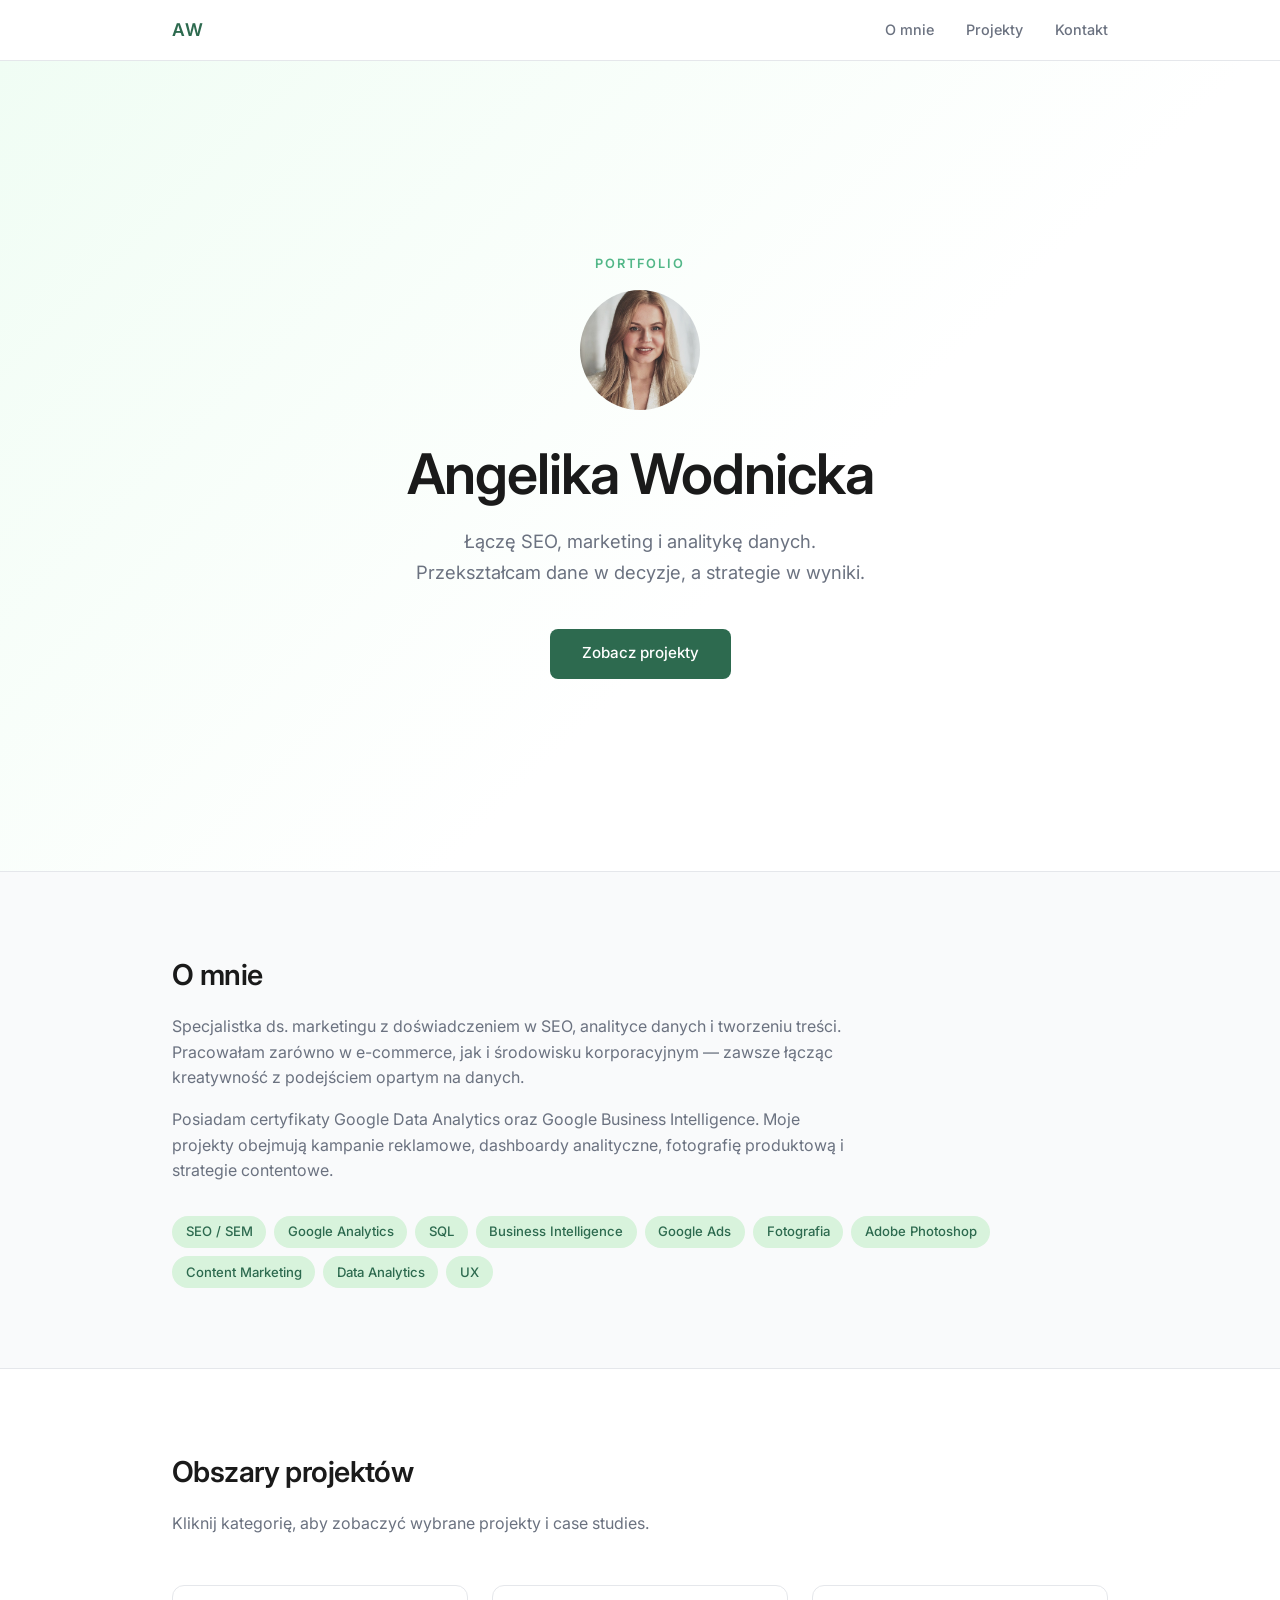
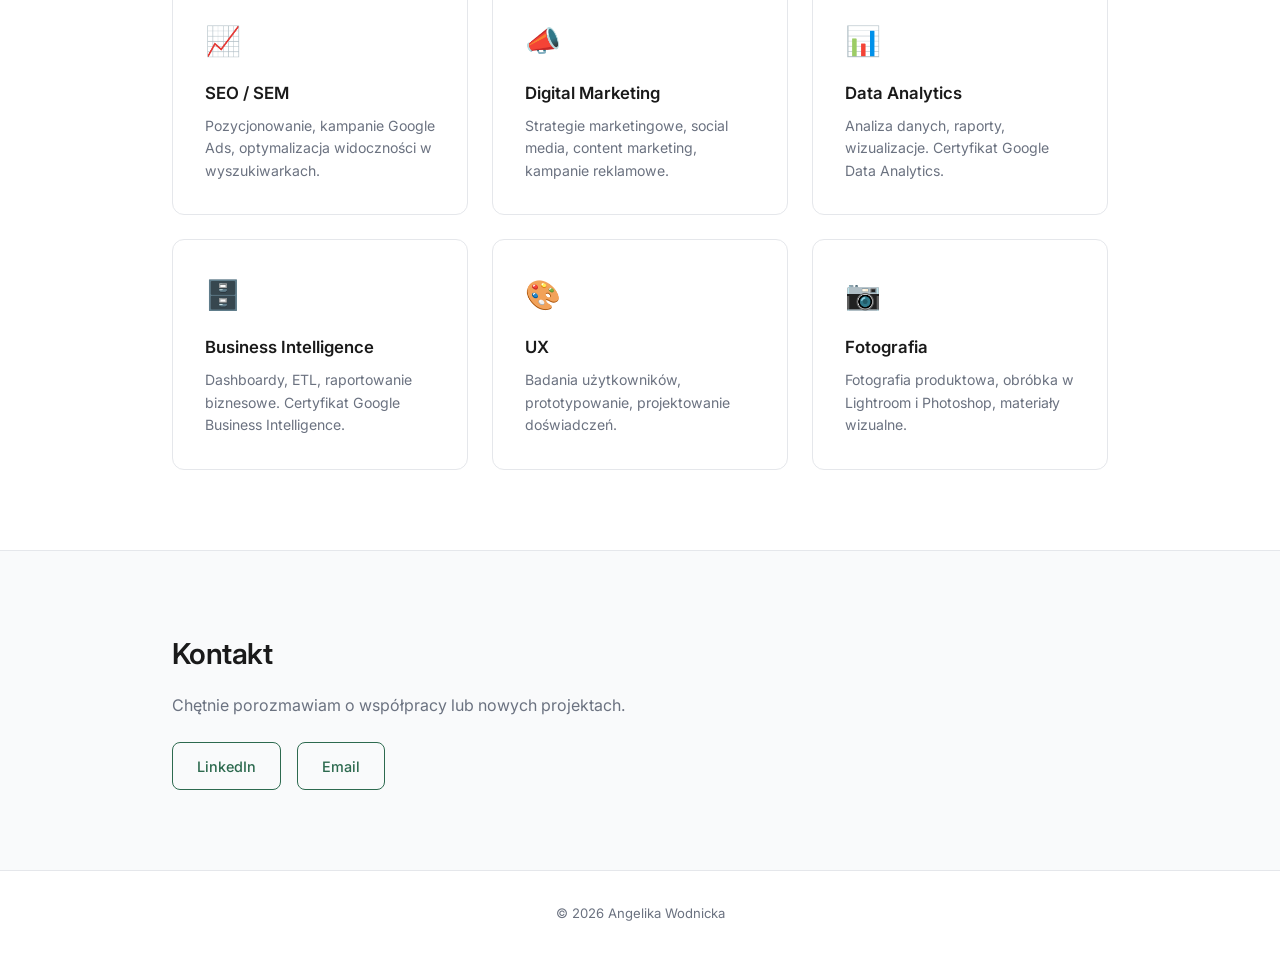
<file: index.html>
<!DOCTYPE html>
<html lang="pl">
<head>
  <meta charset="UTF-8" />
  <meta name="viewport" content="width=device-width, initial-scale=1.0" />
  <title>Angelika Wodnicka — Portfolio</title>
  <link rel="preconnect" href="https://fonts.googleapis.com" />
  <link rel="preconnect" href="https://fonts.gstatic.com" crossorigin />
  <link href="https://fonts.googleapis.com/css2?family=Inter:wght@300;400;500;600&display=swap" rel="stylesheet" />
  <link rel="stylesheet" href="style.css" />
</head>
<body>

  <header>
    <nav>
      <span class="logo">AW</span>
      <ul>
        <li><a href="#o-mnie">O mnie</a></li>
        <li><a href="#projekty">Projekty</a></li>
        <li><a href="#kontakt">Kontakt</a></li>
      </ul>
    </nav>
  </header>

  <section class="hero">
    <div class="hero-inner">
      <p class="hero-tag">Portfolio</p>
      <img src="aw-awatar.jpeg" alt="Angelika Wodnicka" style="width:120px;height:120px;border-radius:50%;object-fit:cover;margin-bottom:1.5rem;" />
      <h1>Angelika Wodnicka</h1>
      <p class="hero-sub">Łączę SEO, marketing i analitykę danych.<br>Przekształcam dane w decyzje, a strategie w wyniki.</p>
      <a href="#projekty" class="btn">Zobacz projekty</a>
    </div>
  </section>

  <section class="about" id="o-mnie">
    <div class="container">
      <h2>O mnie</h2>
      <p>Specjalistka ds. marketingu z doświadczeniem w SEO, analityce danych i tworzeniu treści. Pracowałam zarówno w e-commerce, jak i środowisku korporacyjnym — zawsze łącząc kreatywność z podejściem opartym na danych.</p>
      <p>Posiadam certyfikaty Google Data Analytics oraz Google Business Intelligence. Moje projekty obejmują kampanie reklamowe, dashboardy analityczne, fotografię produktową i strategie contentowe.</p>
      <div class="skills">
        <span>SEO / SEM</span>
        <span>Google Analytics</span>
        <span>SQL</span>
        <span>Business Intelligence</span>
        <span>Google Ads</span>
        <span>Fotografia</span>
        <span>Adobe Photoshop</span>
        <span>Content Marketing</span>
        <span>Data Analytics</span>
        <span>UX</span>
      </div>
    </div>
  </section>

  <section class="projects" id="projekty">
    <div class="container">
      <h2>Obszary projektów</h2>
      <p class="section-sub">Kliknij kategorię, aby zobaczyć wybrane projekty i case studies.</p>
      <div class="grid">

        <a href="seo-sem.html" class="card">
          <div class="card-icon">📈</div>
          <h3>SEO / SEM</h3>
          <p>Pozycjonowanie, kampanie Google Ads, optymalizacja widoczności w wyszukiwarkach.</p>
        </a>

        <a href="marketing.html" class="card">
          <div class="card-icon">📣</div>
          <h3>Digital Marketing</h3>
          <p>Strategie marketingowe, social media, content marketing, kampanie reklamowe.</p>
        </a>

        <a href="data.html" class="card">
          <div class="card-icon">📊</div>
          <h3>Data Analytics</h3>
          <p>Analiza danych, raporty, wizualizacje. Certyfikat Google Data Analytics.</p>
        </a>

        <a href="bi.html" class="card">
          <div class="card-icon">🗄️</div>
          <h3>Business Intelligence</h3>
          <p>Dashboardy, ETL, raportowanie biznesowe. Certyfikat Google Business Intelligence.</p>
        </a>

        <a href="ux.html" class="card">
          <div class="card-icon">🎨</div>
          <h3>UX</h3>
          <p>Badania użytkowników, prototypowanie, projektowanie doświadczeń.</p>
        </a>

        <a href="foto.html" class="card">
          <div class="card-icon">📷</div>
          <h3>Fotografia</h3>
          <p>Fotografia produktowa, obróbka w Lightroom i Photoshop, materiały wizualne.</p>
        </a>

      </div>
    </div>
  </section>

  <section class="contact" id="kontakt">
    <div class="container">
      <h2>Kontakt</h2>
      <p>Chętnie porozmawiam o współpracy lub nowych projektach.</p>
      <div class="contact-links">
        <a href="https://www.linkedin.com/in/angelika-wodnicka/" target="_blank" rel="noopener">LinkedIn</a>
        <a href="mailto:amwodnicka@gmail.com">Email</a>
      </div>
    </div>
  </section>

  <footer>
    <p>© 2026 Angelika Wodnicka</p>
  </footer>

</body>
</html>
</file>
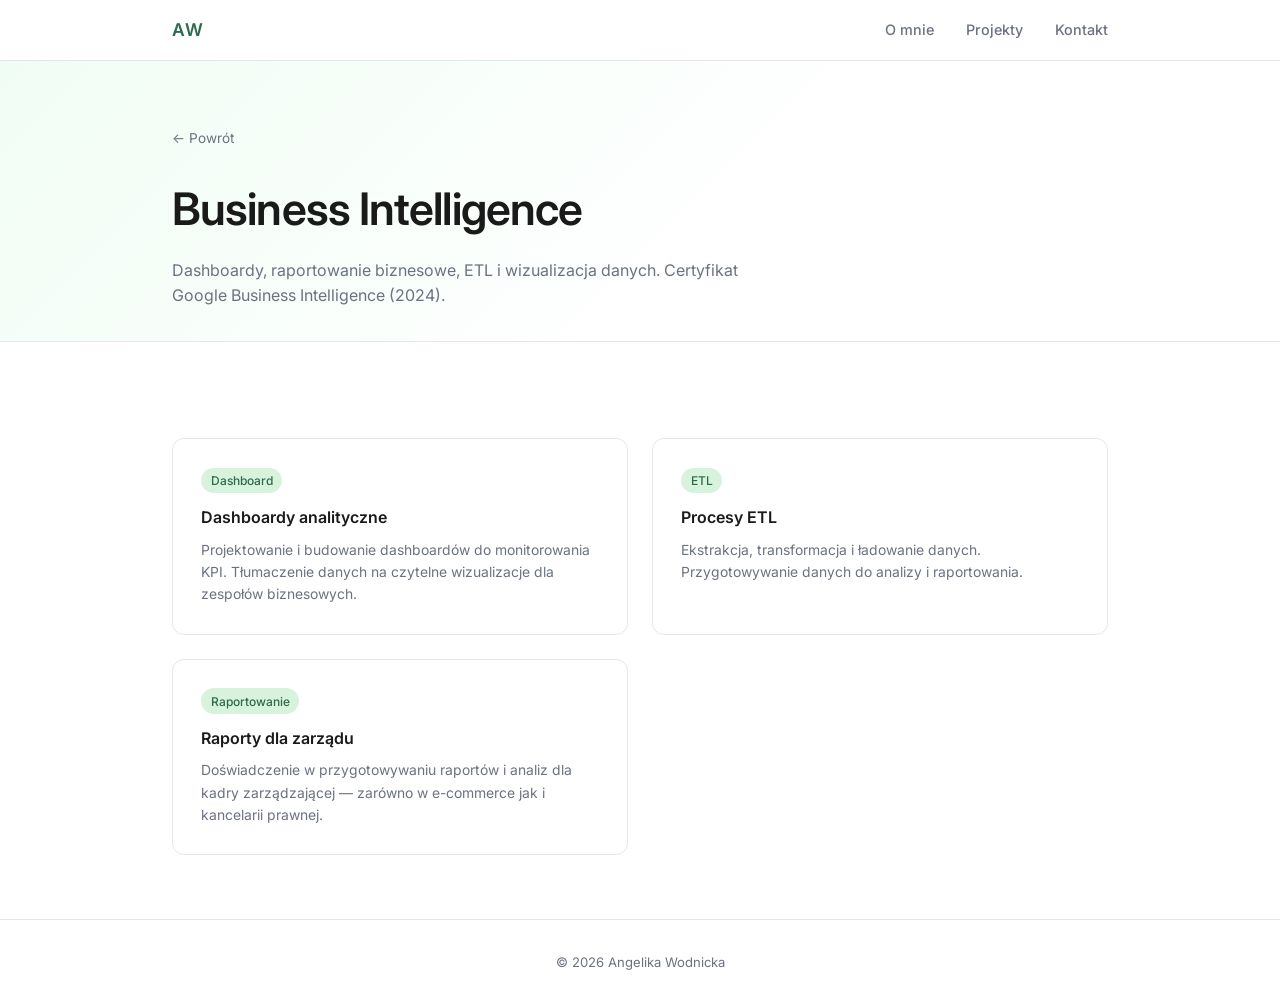
<file: bi.html>
<!DOCTYPE html>
<html lang="pl">
<head>
  <meta charset="UTF-8" />
  <meta name="viewport" content="width=device-width, initial-scale=1.0" />
  <title>Business Intelligence — Angelika Wodnicka</title>
  <link rel="preconnect" href="https://fonts.googleapis.com" />
  <link rel="preconnect" href="https://fonts.gstatic.com" crossorigin />
  <link href="https://fonts.googleapis.com/css2?family=Inter:wght@300;400;500;600&display=swap" rel="stylesheet" />
  <link rel="stylesheet" href="style.css" />
</head>
<body>

  <header>
    <nav>
      <span class="logo">AW</span>
      <ul>
        <li><a href="index.html#o-mnie">O mnie</a></li>
        <li><a href="index.html#projekty">Projekty</a></li>
        <li><a href="index.html#kontakt">Kontakt</a></li>
      </ul>
    </nav>
  </header>

  <div class="page-hero">
    <div style="max-width:1000px;margin:0 auto;padding:0 2rem;">
      <a href="index.html" class="back">← Powrót</a>
      <h1>Business Intelligence</h1>
      <p>Dashboardy, raportowanie biznesowe, ETL i wizualizacja danych. Certyfikat Google Business Intelligence (2024).</p>
    </div>
  </div>

  <div class="page-content">

    <div class="project-grid">

      <div class="project-card">
        <span class="tag">Dashboard</span>
        <h3>Dashboardy analityczne</h3>
        <p>Projektowanie i budowanie dashboardów do monitorowania KPI. Tłumaczenie danych na czytelne wizualizacje dla zespołów biznesowych.</p>
      </div>

      <div class="project-card">
        <span class="tag">ETL</span>
        <h3>Procesy ETL</h3>
        <p>Ekstrakcja, transformacja i ładowanie danych. Przygotowywanie danych do analizy i raportowania.</p>
      </div>

      <div class="project-card">
        <span class="tag">Raportowanie</span>
        <h3>Raporty dla zarządu</h3>
        <p>Doświadczenie w przygotowywaniu raportów i analiz dla kadry zarządzającej — zarówno w e-commerce jak i kancelarii prawnej.</p>
      </div>

    </div>

  </div>

  <footer>
    <p>© 2026 Angelika Wodnicka</p>
  </footer>

</body>
</html>
</file>
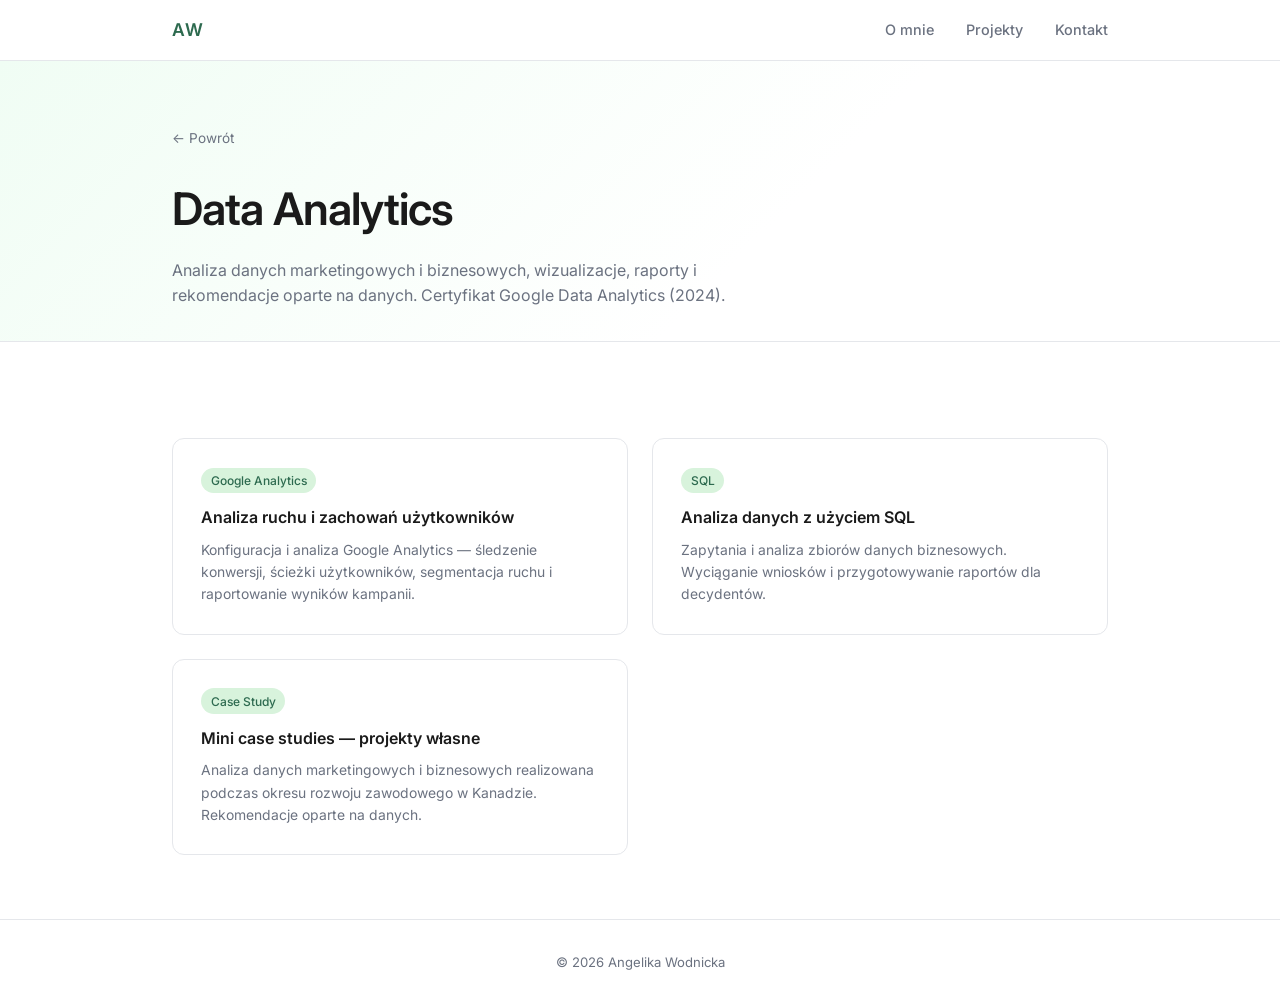
<file: data.html>
<!DOCTYPE html>
<html lang="pl">
<head>
  <meta charset="UTF-8" />
  <meta name="viewport" content="width=device-width, initial-scale=1.0" />
  <title>Data Analytics — Angelika Wodnicka</title>
  <link rel="preconnect" href="https://fonts.googleapis.com" />
  <link rel="preconnect" href="https://fonts.gstatic.com" crossorigin />
  <link href="https://fonts.googleapis.com/css2?family=Inter:wght@300;400;500;600&display=swap" rel="stylesheet" />
  <link rel="stylesheet" href="style.css" />
</head>
<body>

  <header>
    <nav>
      <span class="logo">AW</span>
      <ul>
        <li><a href="index.html#o-mnie">O mnie</a></li>
        <li><a href="index.html#projekty">Projekty</a></li>
        <li><a href="index.html#kontakt">Kontakt</a></li>
      </ul>
    </nav>
  </header>

  <div class="page-hero">
    <div style="max-width:1000px;margin:0 auto;padding:0 2rem;">
      <a href="index.html" class="back">← Powrót</a>
      <h1>Data Analytics</h1>
      <p>Analiza danych marketingowych i biznesowych, wizualizacje, raporty i rekomendacje oparte na danych. Certyfikat Google Data Analytics (2024).</p>
    </div>
  </div>

  <div class="page-content">

    <div class="project-grid">

      <div class="project-card">
        <span class="tag">Google Analytics</span>
        <h3>Analiza ruchu i zachowań użytkowników</h3>
        <p>Konfiguracja i analiza Google Analytics — śledzenie konwersji, ścieżki użytkowników, segmentacja ruchu i raportowanie wyników kampanii.</p>
      </div>

      <div class="project-card">
        <span class="tag">SQL</span>
        <h3>Analiza danych z użyciem SQL</h3>
        <p>Zapytania i analiza zbiorów danych biznesowych. Wyciąganie wniosków i przygotowywanie raportów dla decydentów.</p>
      </div>

      <div class="project-card">
        <span class="tag">Case Study</span>
        <h3>Mini case studies — projekty własne</h3>
        <p>Analiza danych marketingowych i biznesowych realizowana podczas okresu rozwoju zawodowego w Kanadzie. Rekomendacje oparte na danych.</p>
      </div>

    </div>

  </div>

  <footer>
    <p>© 2026 Angelika Wodnicka</p>
  </footer>

</body>
</html>
</file>
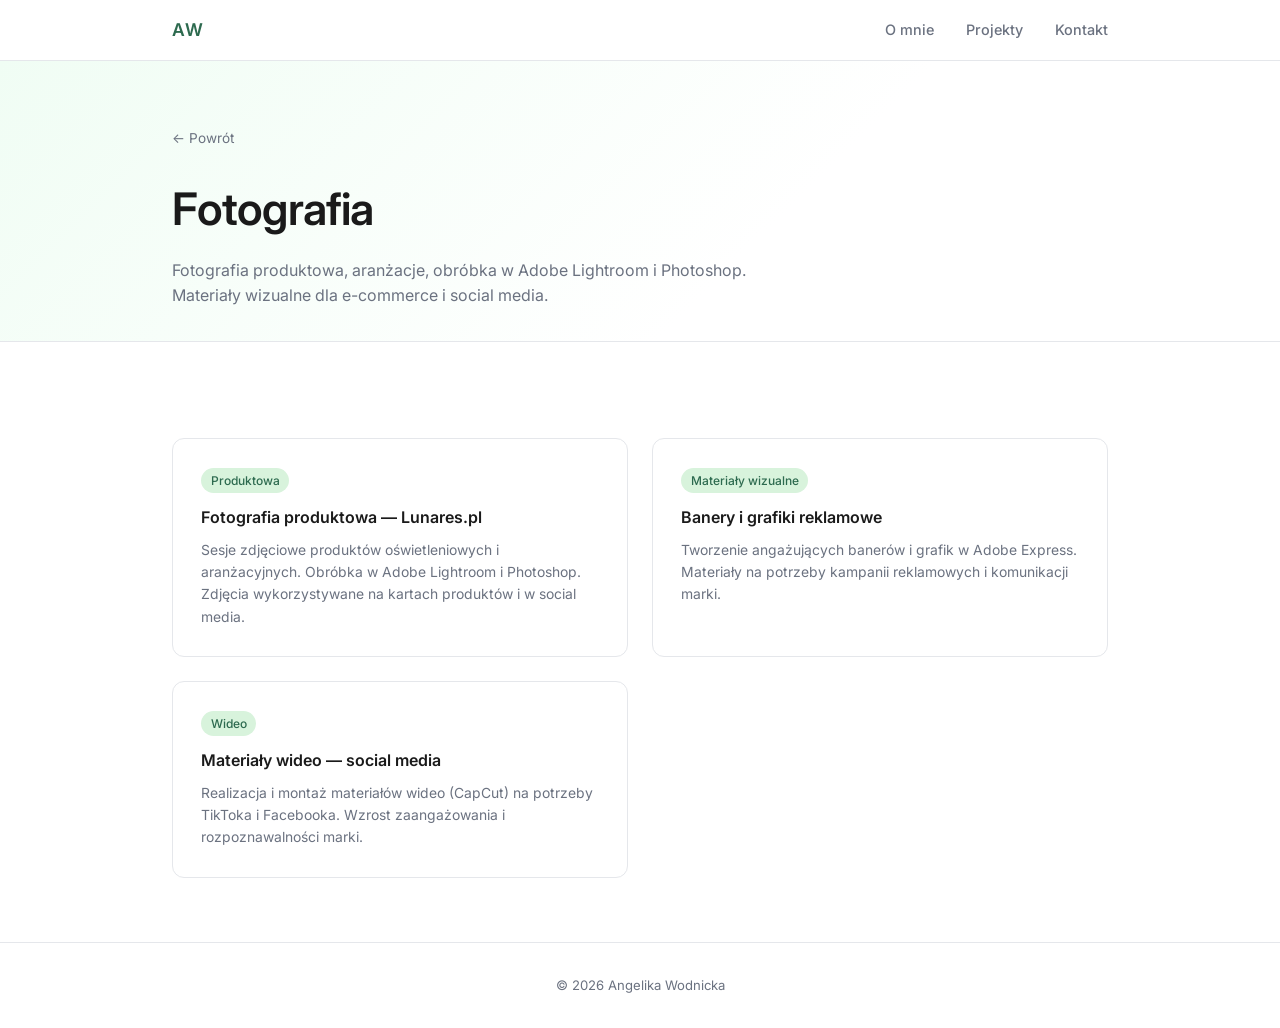
<file: foto.html>
<!DOCTYPE html>
<html lang="pl">
<head>
  <meta charset="UTF-8" />
  <meta name="viewport" content="width=device-width, initial-scale=1.0" />
  <title>Fotografia — Angelika Wodnicka</title>
  <link rel="preconnect" href="https://fonts.googleapis.com" />
  <link rel="preconnect" href="https://fonts.gstatic.com" crossorigin />
  <link href="https://fonts.googleapis.com/css2?family=Inter:wght@300;400;500;600&display=swap" rel="stylesheet" />
  <link rel="stylesheet" href="style.css" />
</head>
<body>

  <header>
    <nav>
      <span class="logo">AW</span>
      <ul>
        <li><a href="index.html#o-mnie">O mnie</a></li>
        <li><a href="index.html#projekty">Projekty</a></li>
        <li><a href="index.html#kontakt">Kontakt</a></li>
      </ul>
    </nav>
  </header>

  <div class="page-hero">
    <div style="max-width:1000px;margin:0 auto;padding:0 2rem;">
      <a href="index.html" class="back">← Powrót</a>
      <h1>Fotografia</h1>
      <p>Fotografia produktowa, aranżacje, obróbka w Adobe Lightroom i Photoshop. Materiały wizualne dla e-commerce i social media.</p>
    </div>
  </div>

  <div class="page-content">

    <div class="project-grid">

      <div class="project-card">
        <span class="tag">Produktowa</span>
        <h3>Fotografia produktowa — Lunares.pl</h3>
        <p>Sesje zdjęciowe produktów oświetleniowych i aranżacyjnych. Obróbka w Adobe Lightroom i Photoshop. Zdjęcia wykorzystywane na kartach produktów i w social media.</p>
      </div>

      <div class="project-card">
        <span class="tag">Materiały wizualne</span>
        <h3>Banery i grafiki reklamowe</h3>
        <p>Tworzenie angażujących banerów i grafik w Adobe Express. Materiały na potrzeby kampanii reklamowych i komunikacji marki.</p>
      </div>

      <div class="project-card">
        <span class="tag">Wideo</span>
        <h3>Materiały wideo — social media</h3>
        <p>Realizacja i montaż materiałów wideo (CapCut) na potrzeby TikToka i Facebooka. Wzrost zaangażowania i rozpoznawalności marki.</p>
      </div>

    </div>

    <!-- Tutaj możesz dodać galerię zdjęć -->

  </div>

  <footer>
    <p>© 2026 Angelika Wodnicka</p>
  </footer>

</body>
</html>
</file>
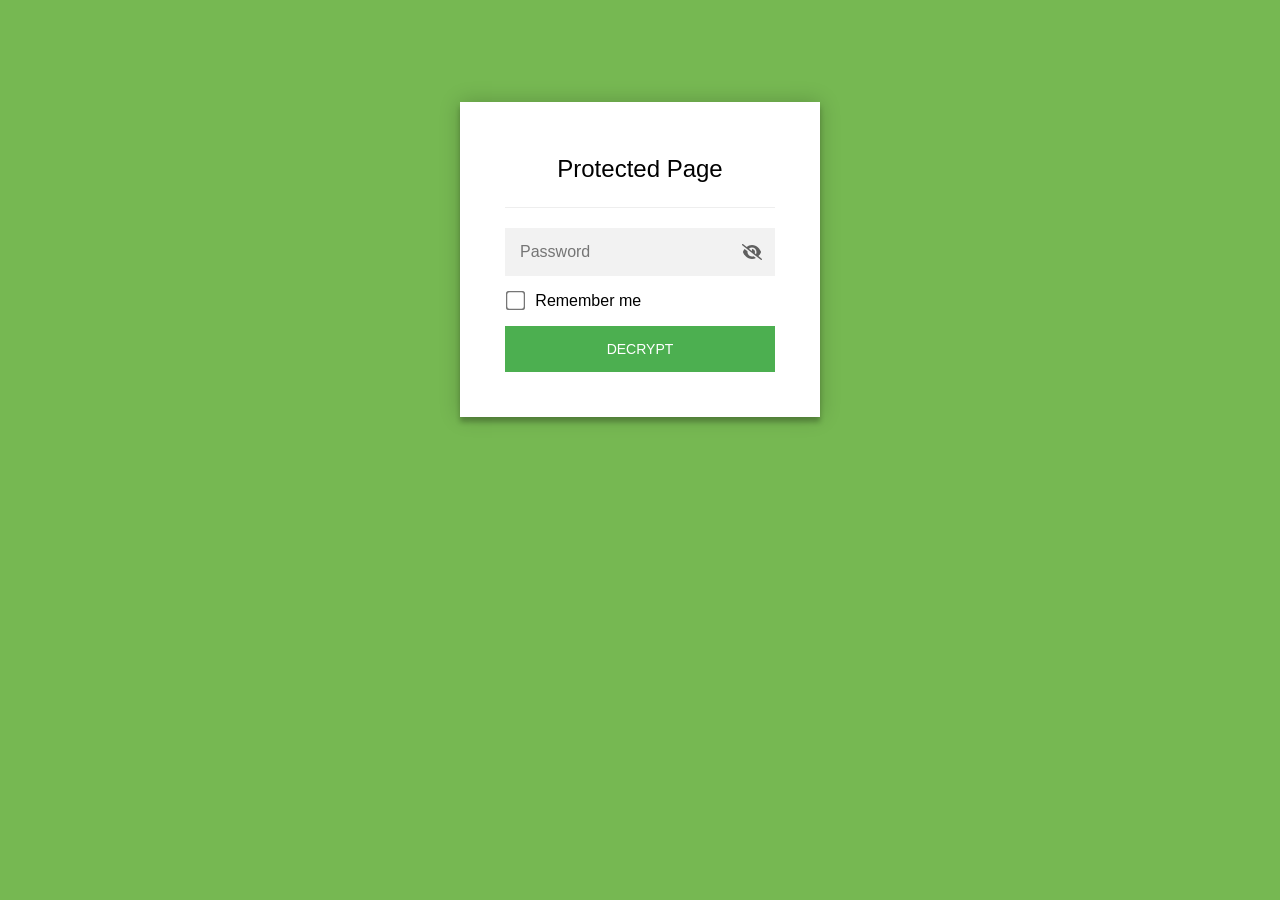
<file: marketing-ai-b2b.html>
<!DOCTYPE html>
<html class="staticrypt-html">
    <head>
        <meta charset="utf-8" />
        <title>Protected Page</title>
        <meta name="viewport" content="width=device-width, initial-scale=1" />

        <!-- do not cache this page -->
        <meta http-equiv="cache-control" content="max-age=0" />
        <meta http-equiv="cache-control" content="no-cache" />
        <meta http-equiv="expires" content="0" />
        <meta http-equiv="expires" content="Tue, 01 Jan 1980 1:00:00 GMT" />
        <meta http-equiv="pragma" content="no-cache" />

        <style>
            .staticrypt-hr {
                margin-top: 20px;
                margin-bottom: 20px;
                border: 0;
                border-top: 1px solid #eee;
            }

            .staticrypt-page {
                width: 360px;
                padding: 8% 0 0;
                margin: auto;
                box-sizing: border-box;
            }

            .staticrypt-form {
                position: relative;
                z-index: 1;
                background: #ffffff;
                max-width: 360px;
                margin: 0 auto 100px;
                padding: 45px;
                text-align: center;
                box-shadow: 0 0 20px 0 rgba(0, 0, 0, 0.2), 0 5px 5px 0 rgba(0, 0, 0, 0.24);
            }

            .staticrypt-form input[type="password"],
            input[type="text"] {
                background: inherit;
                border: 0;
                box-sizing: border-box; /* This ensures padding is included in the total width */
                font-size: 14px;
                outline: 0;
                padding: 15px 30px 15px 15px; /* Adjust the padding to ensure there is space for the icon */
                width: 100%;
            }

            .staticrypt-password-container {
                position: relative;
                outline: 0;
                background: #f2f2f2;
                width: 100%;
                border: 0;
                margin: 0 0 15px;
                box-sizing: border-box;
            }

            .staticrypt-toggle-password-visibility {
                cursor: pointer;
                height: 20px;
                opacity: 60%;
                padding: 13px;
                position: absolute;
                right: 0;
                top: 50%;
                transform: translateY(-50%);
                width: 20px;
            }

            .staticrypt-form .staticrypt-decrypt-button {
                text-transform: uppercase;
                outline: 0;
                background: #4CAF50;
                width: 100%;
                border: 0;
                padding: 15px;
                color: #ffffff;
                font-size: 14px;
                cursor: pointer;
            }

            .staticrypt-form .staticrypt-decrypt-button:hover,
            .staticrypt-form .staticrypt-decrypt-button:active,
            .staticrypt-form .staticrypt-decrypt-button:focus {
                background: #4CAF50;
                filter: brightness(92%);
            }

            .staticrypt-html {
                height: 100%;
            }

            .staticrypt-body {
                height: 100%;
                margin: 0;
            }

            .staticrypt-content {
                height: 100%;
                margin-bottom: 1em;
                background: #76B852;
                font-family: "Arial", sans-serif;
                -webkit-font-smoothing: antialiased;
                -moz-osx-font-smoothing: grayscale;
            }

            .staticrypt-instructions {
                margin-top: -1em;
                margin-bottom: 1em;
            }

            .staticrypt-title {
                font-size: 1.5em;
            }

            label.staticrypt-remember {
                display: flex;
                align-items: center;
                margin-bottom: 1em;
            }

            .staticrypt-remember input[type="checkbox"] {
                transform: scale(1.5);
                margin-right: 1em;
            }

            .hidden {
                display: none !important;
            }

            .staticrypt-spinner-container {
                height: 100%;
                display: flex;
                align-items: center;
                justify-content: center;
            }

            .staticrypt-spinner {
                display: inline-block;
                width: 2rem;
                height: 2rem;
                vertical-align: text-bottom;
                border: 0.25em solid gray;
                border-right-color: transparent;
                border-radius: 50%;
                -webkit-animation: spinner-border 0.75s linear infinite;
                animation: spinner-border 0.75s linear infinite;
                animation-duration: 0.75s;
                animation-timing-function: linear;
                animation-delay: 0s;
                animation-iteration-count: infinite;
                animation-direction: normal;
                animation-fill-mode: none;
                animation-play-state: running;
                animation-name: spinner-border;
            }

            @keyframes spinner-border {
                100% {
                    transform: rotate(360deg);
                }
            }

            @media screen and (-webkit-min-device-pixel-ratio: 0) {
                .staticrypt-form input[type="password"],
                input[type="text"] {
                    font-size: 16px;
                }
            }
        </style>
    </head>

    <body class="staticrypt-body">
        <div id="staticrypt_loading" class="staticrypt-spinner-container">
            <div class="staticrypt-spinner"></div>
        </div>

        <div id="staticrypt_content" class="staticrypt-content hidden">
            <div class="staticrypt-page">
                <div class="staticrypt-form">
                    <div class="staticrypt-instructions">
                        <p class="staticrypt-title">Protected Page</p>
                        <p></p>
                    </div>

                    <hr class="staticrypt-hr" />

                    <form id="staticrypt-form" action="#" method="post">
                        <div class="staticrypt-password-container">
                            <input
                                id="staticrypt-password"
                                type="password"
                                name="password"
                                placeholder="Password"
                                autofocus
                            />

                            <img
                                class="staticrypt-toggle-password-visibility"
                                alt="Show password"
                                title="Show password"
                                src="[data-uri]"
                            />
                        </div>

                        <label id="staticrypt-remember-label" class="staticrypt-remember hidden">
                            <input id="staticrypt-remember" type="checkbox" name="remember" />
                            Remember me
                        </label>

                        <input type="submit" class="staticrypt-decrypt-button" value="DECRYPT" />
                    </form>
                </div>
            </div>
        </div>

        <script>
            // these variables will be filled when generating the file - the template format is 'variable_name'
            const staticryptInitiator = ((function(){
  const exports = {};
  const cryptoEngine = ((function(){
  const exports = {};
  const { subtle } = crypto;

const IV_BITS = 16 * 8;
const HEX_BITS = 4;
const ENCRYPTION_ALGO = "AES-CBC";

/**
 * Translates between utf8 encoded hexadecimal strings
 * and Uint8Array bytes.
 */
const HexEncoder = {
    /**
     * hex string -> bytes
     * @param {string} hexString
     * @returns {Uint8Array}
     */
    parse: function (hexString) {
        if (hexString.length % 2 !== 0) throw "Invalid hexString";
        const arrayBuffer = new Uint8Array(hexString.length / 2);

        for (let i = 0; i < hexString.length; i += 2) {
            const byteValue = parseInt(hexString.substring(i, i + 2), 16);
            if (isNaN(byteValue)) {
                throw "Invalid hexString";
            }
            arrayBuffer[i / 2] = byteValue;
        }
        return arrayBuffer;
    },

    /**
     * bytes -> hex string
     * @param {Uint8Array} bytes
     * @returns {string}
     */
    stringify: function (bytes) {
        const hexBytes = [];

        for (let i = 0; i < bytes.length; ++i) {
            let byteString = bytes[i].toString(16);
            if (byteString.length < 2) {
                byteString = "0" + byteString;
            }
            hexBytes.push(byteString);
        }
        return hexBytes.join("");
    },
};

/**
 * Translates between utf8 strings and Uint8Array bytes.
 */
const UTF8Encoder = {
    parse: function (str) {
        return new TextEncoder().encode(str);
    },

    stringify: function (bytes) {
        return new TextDecoder().decode(bytes);
    },
};

/**
 * Salt and encrypt a msg with a password.
 */
async function encrypt(msg, hashedPassword) {
    // Must be 16 bytes, unpredictable, and preferably cryptographically random. However, it need not be secret.
    // https://developer.mozilla.org/en-US/docs/Web/API/SubtleCrypto/encrypt#parameters
    const iv = crypto.getRandomValues(new Uint8Array(IV_BITS / 8));

    const key = await subtle.importKey("raw", HexEncoder.parse(hashedPassword), ENCRYPTION_ALGO, false, ["encrypt"]);

    const encrypted = await subtle.encrypt(
        {
            name: ENCRYPTION_ALGO,
            iv: iv,
        },
        key,
        UTF8Encoder.parse(msg)
    );

    // iv will be 32 hex characters, we prepend it to the ciphertext for use in decryption
    return HexEncoder.stringify(iv) + HexEncoder.stringify(new Uint8Array(encrypted));
}
exports.encrypt = encrypt;

/**
 * Decrypt a salted msg using a password.
 *
 * @param {string} encryptedMsg
 * @param {string} hashedPassword
 * @returns {Promise<string>}
 */
async function decrypt(encryptedMsg, hashedPassword) {
    const ivLength = IV_BITS / HEX_BITS;
    const iv = HexEncoder.parse(encryptedMsg.substring(0, ivLength));
    const encrypted = encryptedMsg.substring(ivLength);

    const key = await subtle.importKey("raw", HexEncoder.parse(hashedPassword), ENCRYPTION_ALGO, false, ["decrypt"]);

    const outBuffer = await subtle.decrypt(
        {
            name: ENCRYPTION_ALGO,
            iv: iv,
        },
        key,
        HexEncoder.parse(encrypted)
    );

    return UTF8Encoder.stringify(new Uint8Array(outBuffer));
}
exports.decrypt = decrypt;

/**
 * Salt and hash the password so it can be stored in localStorage without opening a password reuse vulnerability.
 *
 * @param {string} password
 * @param {string} salt
 * @returns {Promise<string>}
 */
async function hashPassword(password, salt) {
    // we hash the password in multiple steps, each adding more iterations. This is because we used to allow less
    // iterations, so for backward compatibility reasons, we need to support going from that to more iterations.
    let hashedPassword = await hashLegacyRound(password, salt);

    hashedPassword = await hashSecondRound(hashedPassword, salt);

    return hashThirdRound(hashedPassword, salt);
}
exports.hashPassword = hashPassword;

/**
 * This hashes the password with 1k iterations. This is a low number, we need this function to support backwards
 * compatibility.
 *
 * @param {string} password
 * @param {string} salt
 * @returns {Promise<string>}
 */
function hashLegacyRound(password, salt) {
    return pbkdf2(password, salt, 1000, "SHA-1");
}
exports.hashLegacyRound = hashLegacyRound;

/**
 * Add a second round of iterations. This is because we used to use 1k, so for backwards compatibility with
 * remember-me/autodecrypt links, we need to support going from that to more iterations.
 *
 * @param hashedPassword
 * @param salt
 * @returns {Promise<string>}
 */
function hashSecondRound(hashedPassword, salt) {
    return pbkdf2(hashedPassword, salt, 14000, "SHA-256");
}
exports.hashSecondRound = hashSecondRound;

/**
 * Add a third round of iterations to bring total number to 600k. This is because we used to use 1k, then 15k, so for
 * backwards compatibility with remember-me/autodecrypt links, we need to support going from that to more iterations.
 *
 * @param hashedPassword
 * @param salt
 * @returns {Promise<string>}
 */
function hashThirdRound(hashedPassword, salt) {
    return pbkdf2(hashedPassword, salt, 585000, "SHA-256");
}
exports.hashThirdRound = hashThirdRound;

/**
 * Salt and hash the password so it can be stored in localStorage without opening a password reuse vulnerability.
 *
 * @param {string} password
 * @param {string} salt
 * @param {int} iterations
 * @param {string} hashAlgorithm
 * @returns {Promise<string>}
 */
async function pbkdf2(password, salt, iterations, hashAlgorithm) {
    const key = await subtle.importKey("raw", UTF8Encoder.parse(password), "PBKDF2", false, ["deriveBits"]);

    const keyBytes = await subtle.deriveBits(
        {
            name: "PBKDF2",
            hash: hashAlgorithm,
            iterations,
            salt: UTF8Encoder.parse(salt),
        },
        key,
        256
    );

    return HexEncoder.stringify(new Uint8Array(keyBytes));
}

function generateRandomSalt() {
    const bytes = crypto.getRandomValues(new Uint8Array(128 / 8));

    return HexEncoder.stringify(new Uint8Array(bytes));
}
exports.generateRandomSalt = generateRandomSalt;

async function signMessage(hashedPassword, message) {
    const key = await subtle.importKey(
        "raw",
        HexEncoder.parse(hashedPassword),
        {
            name: "HMAC",
            hash: "SHA-256",
        },
        false,
        ["sign"]
    );
    const signature = await subtle.sign("HMAC", key, UTF8Encoder.parse(message));

    return HexEncoder.stringify(new Uint8Array(signature));
}
exports.signMessage = signMessage;

function getRandomAlphanum() {
    const possibleCharacters = "abcdefghijklmnopqrstuvwxyzABCDEFGHIJKLMNOPQRSTUVWXYZ0123456789";

    let byteArray;
    let parsedInt;

    // Keep generating new random bytes until we get a value that falls
    // within a range that can be evenly divided by possibleCharacters.length
    do {
        byteArray = crypto.getRandomValues(new Uint8Array(1));
        // extract the lowest byte to get an int from 0 to 255 (probably unnecessary, since we're only generating 1 byte)
        parsedInt = byteArray[0] & 0xff;
    } while (parsedInt >= 256 - (256 % possibleCharacters.length));

    // Take the modulo of the parsed integer to get a random number between 0 and totalLength - 1
    const randomIndex = parsedInt % possibleCharacters.length;

    return possibleCharacters[randomIndex];
}

/**
 * Generate a random string of a given length.
 *
 * @param {int} length
 * @returns {string}
 */
function generateRandomString(length) {
    let randomString = "";

    for (let i = 0; i < length; i++) {
        randomString += getRandomAlphanum();
    }

    return randomString;
}
exports.generateRandomString = generateRandomString;

  return exports;
})());
const codec = ((function(){
  const exports = {};
  /**
 * Initialize the codec with the provided cryptoEngine - this return functions to encode and decode messages.
 *
 * @param cryptoEngine - the engine to use for encryption / decryption
 */
function init(cryptoEngine) {
    const exports = {};

    /**
     * Top-level function for encoding a message.
     * Includes password hashing, encryption, and signing.
     *
     * @param {string} msg
     * @param {string} password
     * @param {string} salt
     *
     * @returns {string} The encoded text
     */
    async function encode(msg, password, salt) {
        const hashedPassword = await cryptoEngine.hashPassword(password, salt);

        const encrypted = await cryptoEngine.encrypt(msg, hashedPassword);

        // we use the hashed password in the HMAC because this is effectively what will be used a password (so we can store
        // it in localStorage safely, we don't use the clear text password)
        const hmac = await cryptoEngine.signMessage(hashedPassword, encrypted);

        return hmac + encrypted;
    }
    exports.encode = encode;

    /**
     * Encode using a password that has already been hashed. This is useful to encode multiple messages in a row, that way
     * we don't need to hash the password multiple times.
     *
     * @param {string} msg
     * @param {string} hashedPassword
     *
     * @returns {string} The encoded text
     */
    async function encodeWithHashedPassword(msg, hashedPassword) {
        const encrypted = await cryptoEngine.encrypt(msg, hashedPassword);

        // we use the hashed password in the HMAC because this is effectively what will be used a password (so we can store
        // it in localStorage safely, we don't use the clear text password)
        const hmac = await cryptoEngine.signMessage(hashedPassword, encrypted);

        return hmac + encrypted;
    }
    exports.encodeWithHashedPassword = encodeWithHashedPassword;

    /**
     * Top-level function for decoding a message.
     * Includes signature check and decryption.
     *
     * @param {string} signedMsg
     * @param {string} hashedPassword
     * @param {string} salt
     * @param {int} backwardCompatibleAttempt
     * @param {string} originalPassword
     *
     * @returns {Object} {success: true, decoded: string} | {success: false, message: string}
     */
    async function decode(signedMsg, hashedPassword, salt, backwardCompatibleAttempt = 0, originalPassword = "") {
        const encryptedHMAC = signedMsg.substring(0, 64);
        const encryptedMsg = signedMsg.substring(64);
        const decryptedHMAC = await cryptoEngine.signMessage(hashedPassword, encryptedMsg);

        if (decryptedHMAC !== encryptedHMAC) {
            // we have been raising the number of iterations in the hashing algorithm multiple times, so to support the old
            // remember-me/autodecrypt links we need to try bringing the old hashes up to speed.
            originalPassword = originalPassword || hashedPassword;
            if (backwardCompatibleAttempt === 0) {
                const updatedHashedPassword = await cryptoEngine.hashThirdRound(originalPassword, salt);

                return decode(signedMsg, updatedHashedPassword, salt, backwardCompatibleAttempt + 1, originalPassword);
            }
            if (backwardCompatibleAttempt === 1) {
                let updatedHashedPassword = await cryptoEngine.hashSecondRound(originalPassword, salt);
                updatedHashedPassword = await cryptoEngine.hashThirdRound(updatedHashedPassword, salt);

                return decode(signedMsg, updatedHashedPassword, salt, backwardCompatibleAttempt + 1, originalPassword);
            }

            return { success: false, message: "Signature mismatch" };
        }

        return {
            success: true,
            decoded: await cryptoEngine.decrypt(encryptedMsg, hashedPassword),
        };
    }
    exports.decode = decode;

    return exports;
}
exports.init = init;

  return exports;
})());
const decode = codec.init(cryptoEngine).decode;

/**
 * Initialize the staticrypt module, that exposes functions callbable by the password_template.
 *
 * @param {{
 *  staticryptEncryptedMsgUniqueVariableName: string,
 *  isRememberEnabled: boolean,
 *  rememberDurationInDays: number,
 *  staticryptSaltUniqueVariableName: string,
 * }} staticryptConfig - object of data that is stored on the password_template at encryption time.
 *
 * @param {{
 *  rememberExpirationKey: string,
 *  rememberPassphraseKey: string,
 *  replaceHtmlCallback: function,
 *  clearLocalStorageCallback: function,
 * }} templateConfig - object of data that can be configured by a custom password_template.
 */
function init(staticryptConfig, templateConfig) {
    const exports = {};

    /**
     * Decrypt our encrypted page, replace the whole HTML.
     *
     * @param {string} hashedPassword
     * @returns {Promise<boolean>}
     */
    async function decryptAndReplaceHtml(hashedPassword) {
        const { staticryptEncryptedMsgUniqueVariableName, staticryptSaltUniqueVariableName } = staticryptConfig;
        const { replaceHtmlCallback } = templateConfig;

        const result = await decode(
            staticryptEncryptedMsgUniqueVariableName,
            hashedPassword,
            staticryptSaltUniqueVariableName
        );
        if (!result.success) {
            return false;
        }
        const plainHTML = result.decoded;

        // if the user configured a callback call it, otherwise just replace the whole HTML
        if (typeof replaceHtmlCallback === "function") {
            replaceHtmlCallback(plainHTML);
        } else {
            document.write(plainHTML);
            document.close();
        }

        return true;
    }

    /**
     * Attempt to decrypt the page and replace the whole HTML.
     *
     * @param {string} password
     * @param {boolean} isRememberChecked
     *
     * @returns {Promise<{isSuccessful: boolean, hashedPassword?: string}>} - we return an object, so that if we want to
     *   expose more information in the future we can do it without breaking the password_template
     */
    async function handleDecryptionOfPage(password, isRememberChecked) {
        const { staticryptSaltUniqueVariableName } = staticryptConfig;

        // decrypt and replace the whole page
        const hashedPassword = await cryptoEngine.hashPassword(password, staticryptSaltUniqueVariableName);
        return handleDecryptionOfPageFromHash(hashedPassword, isRememberChecked);
    }
    exports.handleDecryptionOfPage = handleDecryptionOfPage;

    async function handleDecryptionOfPageFromHash(hashedPassword, isRememberChecked) {
        const { isRememberEnabled, rememberDurationInDays } = staticryptConfig;
        const { rememberExpirationKey, rememberPassphraseKey } = templateConfig;

        const isDecryptionSuccessful = await decryptAndReplaceHtml(hashedPassword);

        if (!isDecryptionSuccessful) {
            return {
                isSuccessful: false,
                hashedPassword,
            };
        }

        // remember the hashedPassword and set its expiration if necessary
        if (isRememberEnabled && isRememberChecked) {
            window.localStorage.setItem(rememberPassphraseKey, hashedPassword);

            // set the expiration if the duration isn't 0 (meaning no expiration)
            if (rememberDurationInDays > 0) {
                window.localStorage.setItem(
                    rememberExpirationKey,
                    (new Date().getTime() + rememberDurationInDays * 24 * 60 * 60 * 1000).toString()
                );
            }
        }

        return {
            isSuccessful: true,
            hashedPassword,
        };
    }
    exports.handleDecryptionOfPageFromHash = handleDecryptionOfPageFromHash;

    /**
     * Clear localstorage from staticrypt related values
     */
    function clearLocalStorage() {
        const { clearLocalStorageCallback, rememberExpirationKey, rememberPassphraseKey } = templateConfig;

        if (typeof clearLocalStorageCallback === "function") {
            clearLocalStorageCallback();
        } else {
            localStorage.removeItem(rememberPassphraseKey);
            localStorage.removeItem(rememberExpirationKey);
        }
    }

    async function handleDecryptOnLoad() {
        let isSuccessful = await decryptOnLoadFromUrl();

        if (!isSuccessful) {
            isSuccessful = await decryptOnLoadFromRememberMe();
        }

        return { isSuccessful };
    }
    exports.handleDecryptOnLoad = handleDecryptOnLoad;

    /**
     * Clear storage if we are logging out
     *
     * @returns {boolean} - whether we logged out
     */
    function logoutIfNeeded() {
        const logoutKey = "staticrypt_logout";

        // handle logout through query param
        const queryParams = new URLSearchParams(window.location.search);
        if (queryParams.has(logoutKey)) {
            clearLocalStorage();
            return true;
        }

        // handle logout through URL fragment
        const hash = window.location.hash.substring(1);
        if (hash.includes(logoutKey)) {
            clearLocalStorage();
            return true;
        }

        return false;
    }

    /**
     * To be called on load: check if we want to try to decrypt and replace the HTML with the decrypted content, and
     * try to do it if needed.
     *
     * @returns {Promise<boolean>} true if we derypted and replaced the whole page, false otherwise
     */
    async function decryptOnLoadFromRememberMe() {
        const { rememberDurationInDays } = staticryptConfig;
        const { rememberExpirationKey, rememberPassphraseKey } = templateConfig;

        // if we are login out, terminate
        if (logoutIfNeeded()) {
            return false;
        }

        // if there is expiration configured, check if we're not beyond the expiration
        if (rememberDurationInDays && rememberDurationInDays > 0) {
            const expiration = localStorage.getItem(rememberExpirationKey),
                isExpired = expiration && new Date().getTime() > parseInt(expiration);

            if (isExpired) {
                clearLocalStorage();
                return false;
            }
        }

        const hashedPassword = localStorage.getItem(rememberPassphraseKey);

        if (hashedPassword) {
            // try to decrypt
            const isDecryptionSuccessful = await decryptAndReplaceHtml(hashedPassword);

            // if the decryption is unsuccessful the password might be wrong - silently clear the saved data and let
            // the user fill the password form again
            if (!isDecryptionSuccessful) {
                clearLocalStorage();
                return false;
            }

            return true;
        }

        return false;
    }

    async function decryptOnLoadFromUrl() {
        const passwordKey = "staticrypt_pwd";
        const rememberMeKey = "remember_me";

        // try to get the password from the query param (for backward compatibility - we now want to avoid this method,
        // since it sends the hashed password to the server which isn't needed)
        const queryParams = new URLSearchParams(window.location.search);
        const hashedPasswordQuery = queryParams.get(passwordKey);
        const rememberMeQuery = queryParams.get(rememberMeKey);

        const urlFragment = window.location.hash.substring(1);
        // get the password from the url fragment
        const hashedPasswordRegexMatch = urlFragment.match(new RegExp(passwordKey + "=([^&]*)"));
        const hashedPasswordFragment = hashedPasswordRegexMatch ? hashedPasswordRegexMatch[1] : null;
        const rememberMeFragment = urlFragment.includes(rememberMeKey);

        const hashedPassword = hashedPasswordFragment || hashedPasswordQuery;
        const rememberMe = rememberMeFragment || rememberMeQuery;

        if (hashedPassword) {
            return handleDecryptionOfPageFromHash(hashedPassword, rememberMe);
        }

        return false;
    }

    return exports;
}
exports.init = init;

  return exports;
})());
            const templateError = "Bad password!",
                templateToggleAltShow = "Show password",
                templateToggleAltHide = "Hide password",
                isRememberEnabled = true,
                staticryptConfig = {"staticryptEncryptedMsgUniqueVariableName":"[base64]","isRememberEnabled":true,"rememberDurationInDays":0,"staticryptSaltUniqueVariableName":"fcba91bc64624747aad390f2c38db812"};

            // you can edit these values to customize some of the behavior of StatiCrypt
            const templateConfig = {
                rememberExpirationKey: "staticrypt_expiration",
                rememberPassphraseKey: "staticrypt_passphrase",
                replaceHtmlCallback: null,
                clearLocalStorageCallback: null,
            };

            // init the staticrypt engine
            const staticrypt = staticryptInitiator.init(staticryptConfig, templateConfig);

            // try to automatically decrypt on load if there is a saved password
            window.onload = async function () {
                const { isSuccessful } = await staticrypt.handleDecryptOnLoad();

                // if we didn't decrypt anything on load, show the password prompt. Otherwise the content has already been
                // replaced, no need to do anything
                if (!isSuccessful) {
                    // hide loading screen
                    document.getElementById("staticrypt_loading").classList.add("hidden");
                    document.getElementById("staticrypt_content").classList.remove("hidden");
                    document.getElementById("staticrypt-password").focus();

                    // show the remember me checkbox
                    if (isRememberEnabled) {
                        document.getElementById("staticrypt-remember-label").classList.remove("hidden");
                    }
                }
            };

            // toggle password visibility
            const toggleIcon = document.querySelector(".staticrypt-toggle-password-visibility");
            // these two icons are coming from FontAwesome
            const imgSrcEyeClosed =
                "[data-uri]";
            const imgSrcEyeOpened =
                "[data-uri]";
            toggleIcon.addEventListener("click", function () {
                const passwordInput = document.getElementById("staticrypt-password");
                if (passwordInput.type === "password") {
                    passwordInput.type = "text";
                    toggleIcon.src = imgSrcEyeOpened;
                    toggleIcon.alt = templateToggleAltHide;
                    toggleIcon.title = templateToggleAltHide;
                } else {
                    passwordInput.type = "password";
                    toggleIcon.src = imgSrcEyeClosed;
                    toggleIcon.alt = templateToggleAltShow;
                    toggleIcon.title = templateToggleAltShow;
                }
            });

            // handle password form submission
            document.getElementById("staticrypt-form").addEventListener("submit", async function (e) {
                e.preventDefault();

                const password = document.getElementById("staticrypt-password").value,
                    isRememberChecked = document.getElementById("staticrypt-remember").checked;

                const { isSuccessful } = await staticrypt.handleDecryptionOfPage(password, isRememberChecked);

                if (!isSuccessful) {
                    alert(templateError);
                }
            });
        </script>
    </body>
</html>
</file>
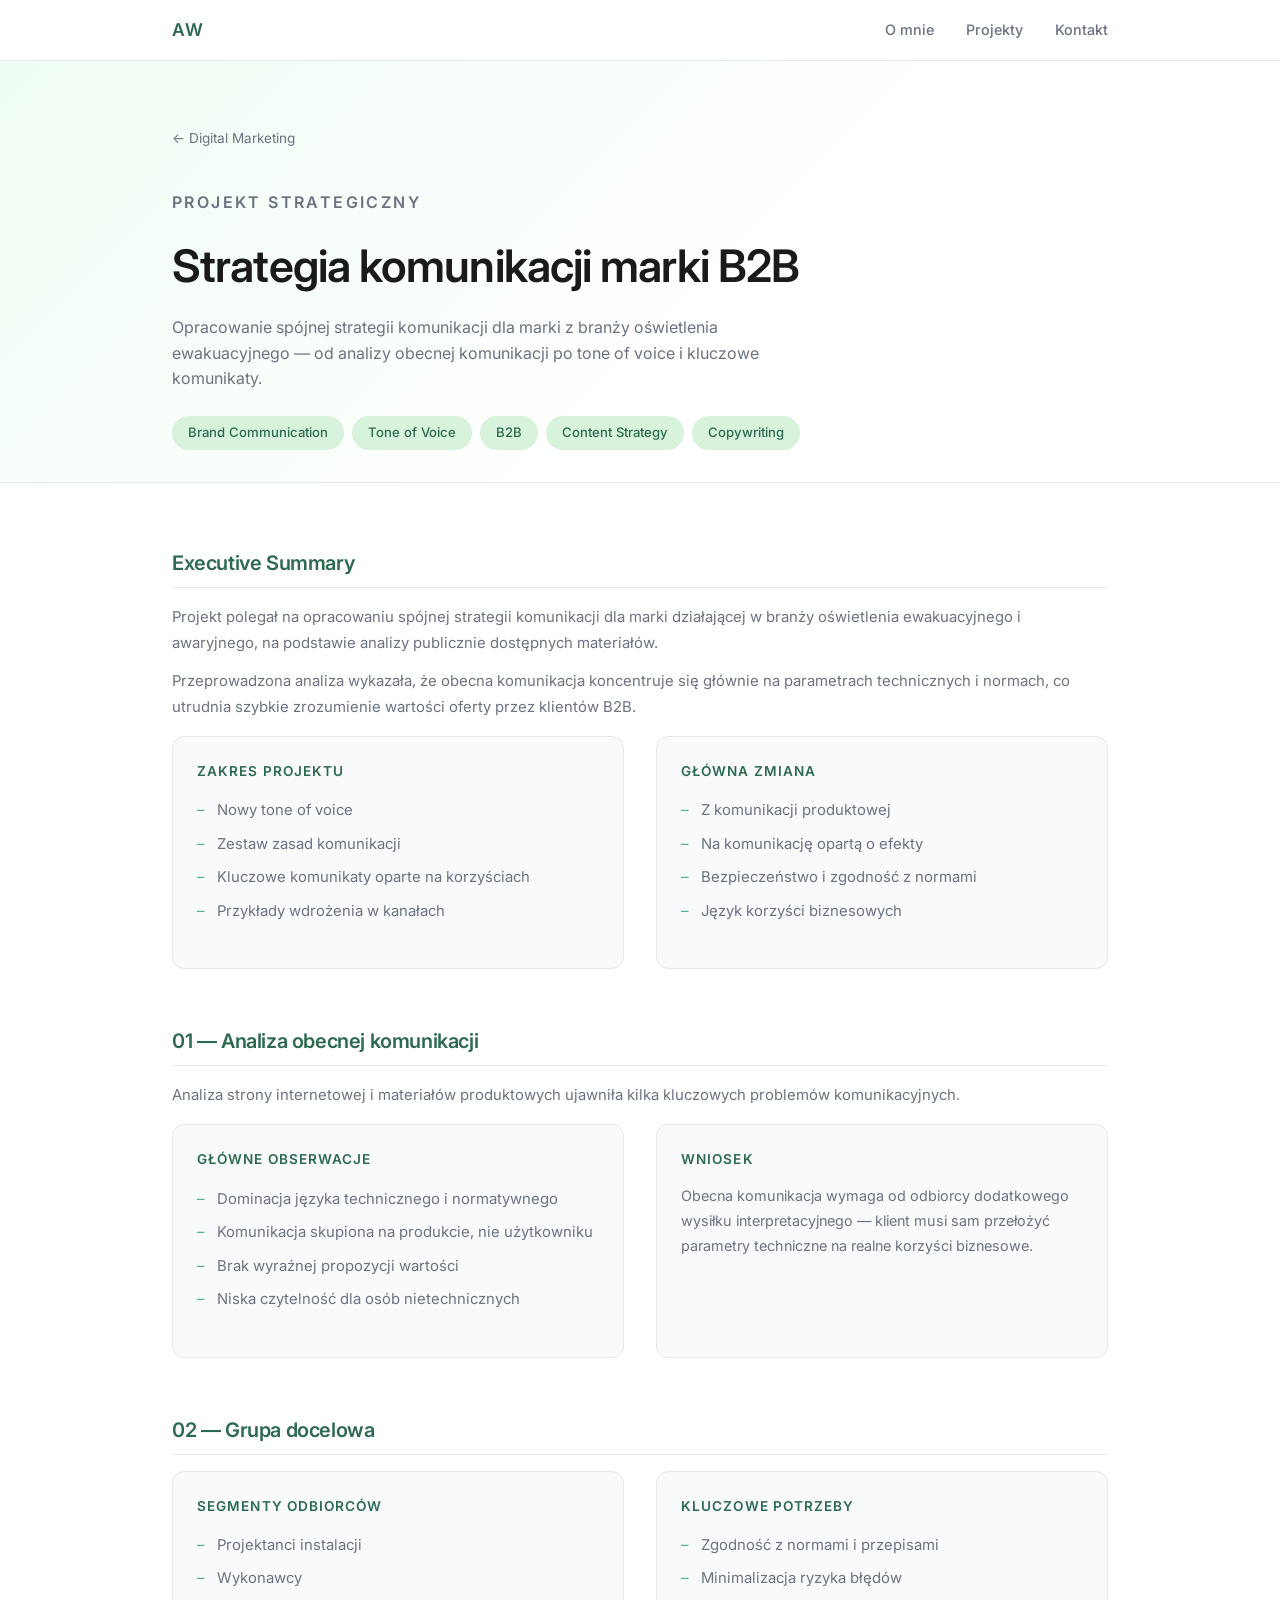
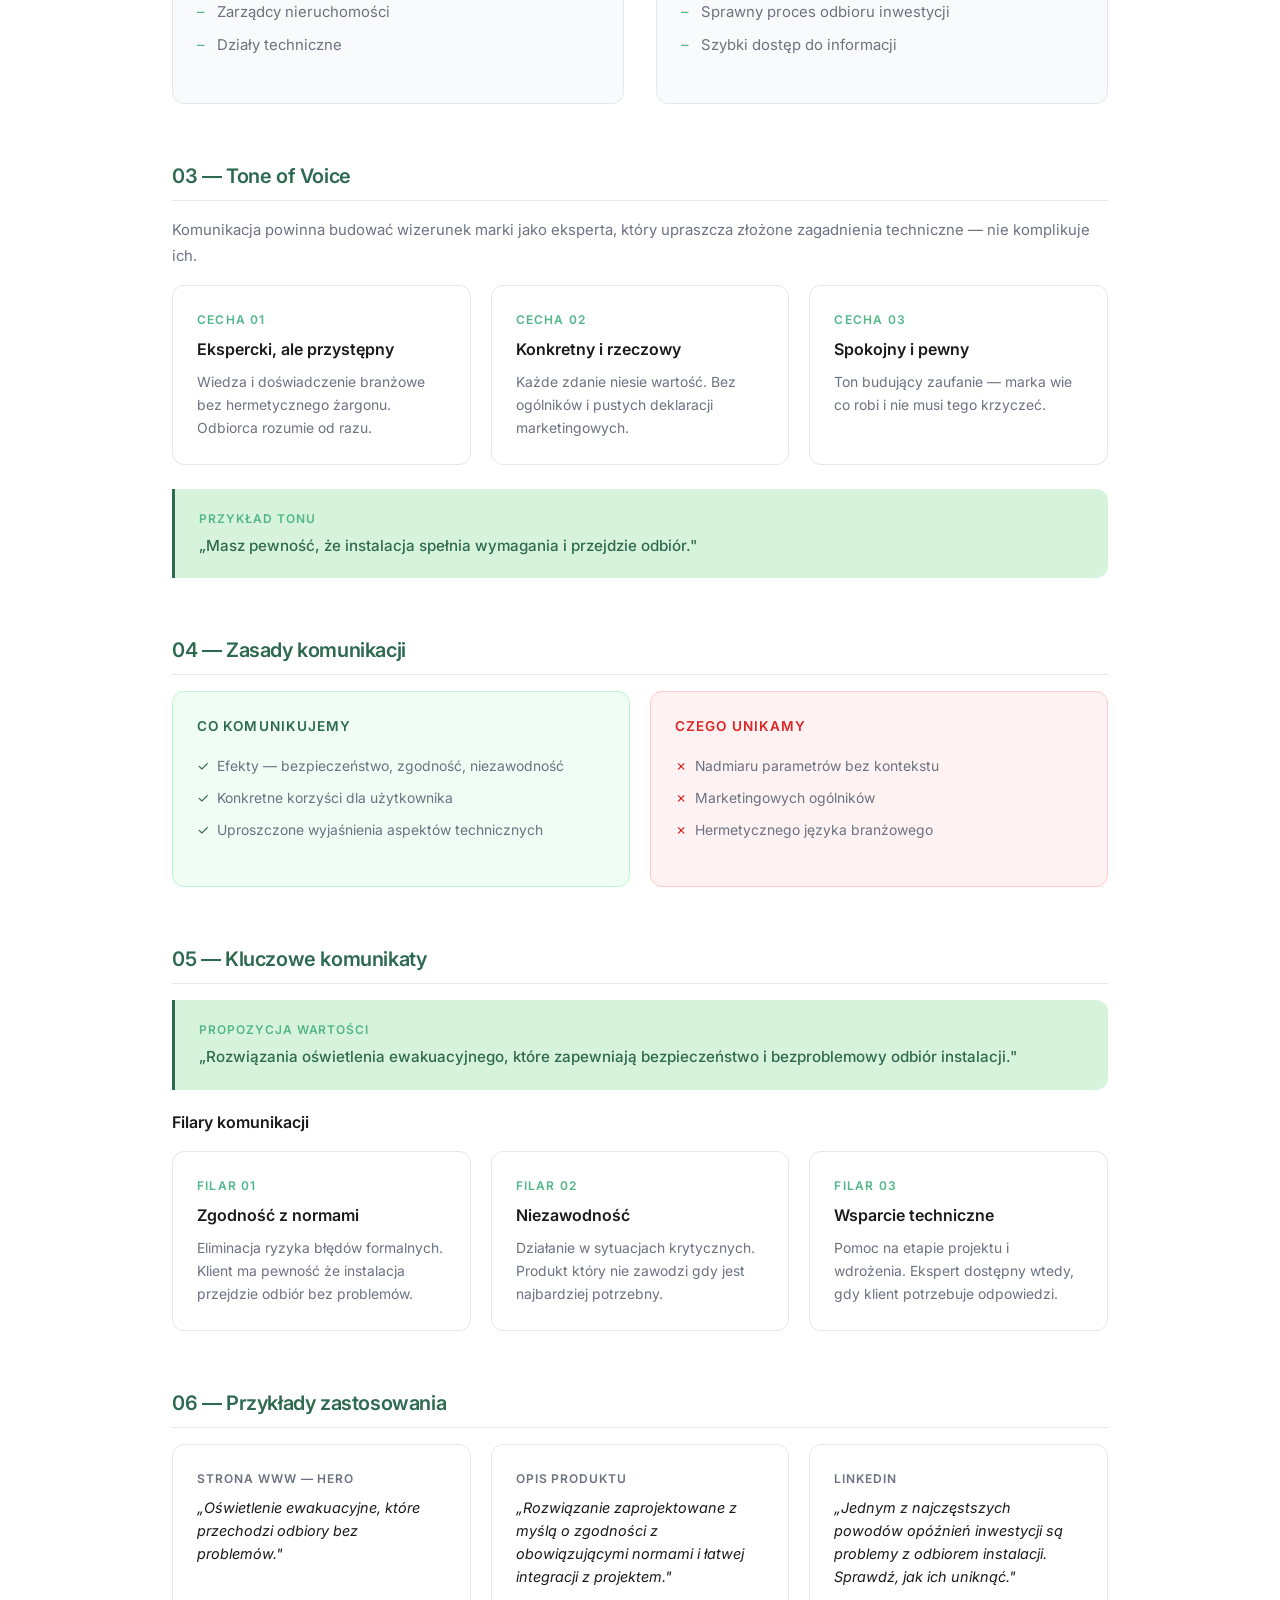
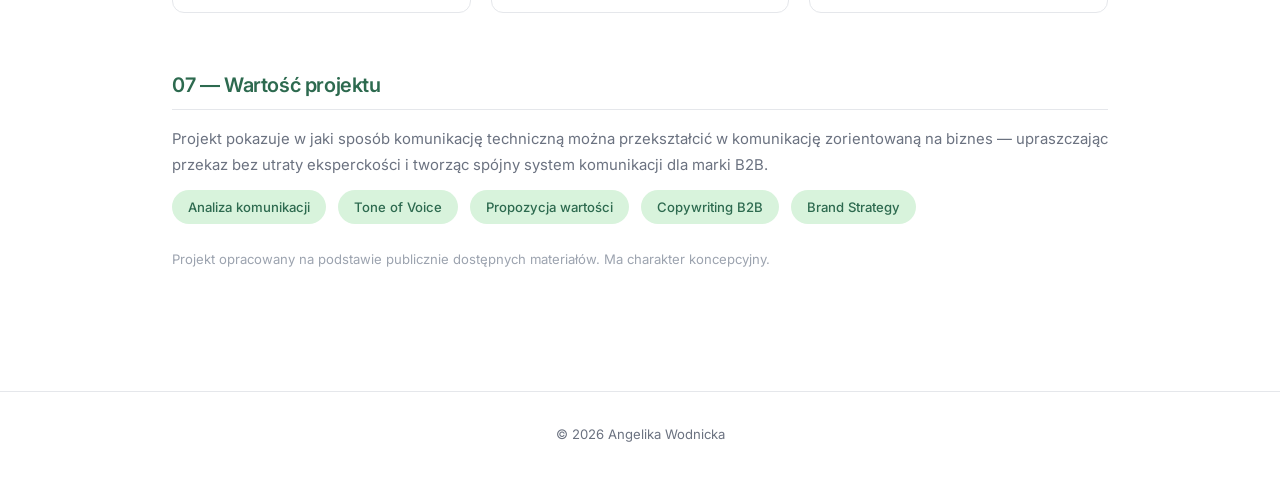
<file: marketing-strategia-b2b.html>
<!DOCTYPE html>
<html lang="pl">
<head>
  <meta charset="UTF-8" />
  <meta name="viewport" content="width=device-width, initial-scale=1.0" />
  <title>Strategia komunikacji marki B2B — Angelika Wodnicka</title>
  <link rel="preconnect" href="https://fonts.googleapis.com" />
  <link rel="preconnect" href="https://fonts.gstatic.com" crossorigin />
  <link href="https://fonts.googleapis.com/css2?family=Inter:wght@300;400;500;600&display=swap" rel="stylesheet" />
  <link rel="stylesheet" href="style.css" />
  <style>
    .doc-section {
      margin-bottom: 3.5rem;
    }
    .doc-section h2 {
      font-size: 1.25rem;
      font-weight: 600;
      color: var(--green);
      margin-bottom: 1rem;
      padding-bottom: 0.5rem;
      border-bottom: 1px solid var(--border);
    }
    .doc-section h3 {
      font-size: 1rem;
      font-weight: 600;
      margin: 1.25rem 0 0.5rem;
    }
    .doc-section p {
      color: var(--text-muted);
      font-size: 0.93rem;
      line-height: 1.75;
      margin-bottom: 0.75rem;
    }
    .doc-section ul {
      list-style: none;
      padding: 0;
      margin: 0.5rem 0 1rem;
    }
    .doc-section ul li {
      color: var(--text-muted);
      font-size: 0.93rem;
      padding: 0.3rem 0 0.3rem 1.25rem;
      position: relative;
    }
    .doc-section ul li::before {
      content: "–";
      position: absolute;
      left: 0;
      color: var(--green-light);
    }
    .two-col {
      display: grid;
      grid-template-columns: 1fr 1fr;
      gap: 2rem;
      margin-top: 1rem;
    }
    .col-block {
      background: var(--bg-soft);
      border: 1px solid var(--border);
      border-radius: var(--radius);
      padding: 1.5rem;
    }
    .col-block h4 {
      font-size: 0.85rem;
      font-weight: 600;
      text-transform: uppercase;
      letter-spacing: 0.08em;
      color: var(--green);
      margin-bottom: 0.75rem;
    }
    .kpi-row {
      display: flex;
      flex-wrap: wrap;
      gap: 0.75rem;
      margin-top: 0.75rem;
    }
    .kpi-item {
      background: var(--green-pale);
      color: var(--green);
      padding: 0.4rem 1rem;
      border-radius: 999px;
      font-size: 0.82rem;
      font-weight: 500;
    }
    .pillar-grid {
      display: grid;
      grid-template-columns: repeat(auto-fill, minmax(260px, 1fr));
      gap: 1.25rem;
      margin-top: 1rem;
    }
    .pillar-card {
      background: var(--bg);
      border: 1px solid var(--border);
      border-radius: var(--radius);
      padding: 1.5rem;
    }
    .pillar-card .pillar-num {
      font-size: 0.75rem;
      font-weight: 600;
      letter-spacing: 0.1em;
      text-transform: uppercase;
      color: var(--green-light);
      margin-bottom: 0.5rem;
    }
    .pillar-card h4 {
      font-size: 1rem;
      font-weight: 600;
      margin-bottom: 0.5rem;
    }
    .pillar-card p {
      font-size: 0.87rem;
      color: var(--text-muted);
      line-height: 1.65;
      margin: 0;
    }
    .quote-block {
      background: var(--green-pale);
      border-left: 3px solid var(--green);
      border-radius: 0 var(--radius) var(--radius) 0;
      padding: 1.25rem 1.5rem;
      margin: 1rem 0;
    }
    .quote-block p {
      color: var(--green);
      font-weight: 500;
      font-size: 0.95rem;
      margin: 0;
      line-height: 1.6;
    }
    .quote-block .quote-label {
      font-size: 0.75rem;
      font-weight: 600;
      text-transform: uppercase;
      letter-spacing: 0.08em;
      color: var(--green-light);
      margin-bottom: 0.4rem;
    }
    .examples-grid {
      display: grid;
      grid-template-columns: repeat(auto-fill, minmax(260px, 1fr));
      gap: 1.25rem;
      margin-top: 1rem;
    }
    .example-card {
      background: var(--bg);
      border: 1px solid var(--border);
      border-radius: var(--radius);
      padding: 1.5rem;
    }
    .example-card .channel {
      font-size: 0.75rem;
      font-weight: 600;
      text-transform: uppercase;
      letter-spacing: 0.08em;
      color: var(--text-muted);
      margin-bottom: 0.5rem;
    }
    .example-card p {
      font-size: 0.9rem;
      color: var(--text);
      font-style: italic;
      line-height: 1.6;
      margin: 0;
    }
    .do-dont {
      display: grid;
      grid-template-columns: 1fr 1fr;
      gap: 1.25rem;
      margin-top: 1rem;
    }
    .do-block, .dont-block {
      border-radius: var(--radius);
      padding: 1.5rem;
    }
    .do-block {
      background: #f0fdf4;
      border: 1px solid #bbf7d0;
    }
    .dont-block {
      background: #fef2f2;
      border: 1px solid #fecaca;
    }
    .do-block h4 { color: var(--green); font-size: 0.85rem; font-weight: 600; text-transform: uppercase; letter-spacing: 0.08em; margin-bottom: 0.75rem; }
    .dont-block h4 { color: #dc2626; font-size: 0.85rem; font-weight: 600; text-transform: uppercase; letter-spacing: 0.08em; margin-bottom: 0.75rem; }
    .do-block ul li::before { color: var(--green); content: "✓"; }
    .dont-block ul li::before { color: #dc2626; content: "✗"; }
    .do-block ul li, .dont-block ul li { color: var(--text-muted); font-size: 0.87rem; }
    @media (max-width: 640px) {
      .two-col, .do-dont { grid-template-columns: 1fr; }
    }
  </style>
</head>
<body>

  <header>
    <nav>
      <span class="logo">AW</span>
      <ul>
        <li><a href="index.html#o-mnie">O mnie</a></li>
        <li><a href="index.html#projekty">Projekty</a></li>
        <li><a href="index.html#kontakt">Kontakt</a></li>
      </ul>
    </nav>
  </header>

  <div class="page-hero">
    <div style="max-width:1000px;margin:0 auto;padding:0 2rem;">
      <a href="marketing.html" class="back">← Digital Marketing</a>
      <p class="hero-tag" style="margin-top:1rem;">Projekt strategiczny</p>
      <h1>Strategia komunikacji marki B2B</h1>
      <p>Opracowanie spójnej strategii komunikacji dla marki z branży oświetlenia ewakuacyjnego — od analizy obecnej komunikacji po tone of voice i kluczowe komunikaty.</p>
      <div style="display:flex;flex-wrap:wrap;gap:0.5rem;margin-top:1.5rem;">
        <span class="kpi-item">Brand Communication</span>
        <span class="kpi-item">Tone of Voice</span>
        <span class="kpi-item">B2B</span>
        <span class="kpi-item">Content Strategy</span>
        <span class="kpi-item">Copywriting</span>
      </div>
    </div>
  </div>

  <div class="page-content">

    <!-- Executive Summary -->
    <div class="doc-section">
      <h2>Executive Summary</h2>
      <p>Projekt polegał na opracowaniu spójnej strategii komunikacji dla marki działającej w branży oświetlenia ewakuacyjnego i awaryjnego, na podstawie analizy publicznie dostępnych materiałów.</p>
      <p>Przeprowadzona analiza wykazała, że obecna komunikacja koncentruje się głównie na parametrach technicznych i normach, co utrudnia szybkie zrozumienie wartości oferty przez klientów B2B.</p>
      <div class="two-col">
        <div class="col-block">
          <h4>Zakres projektu</h4>
          <ul>
            <li>Nowy tone of voice</li>
            <li>Zestaw zasad komunikacji</li>
            <li>Kluczowe komunikaty oparte na korzyściach</li>
            <li>Przykłady wdrożenia w kanałach</li>
          </ul>
        </div>
        <div class="col-block">
          <h4>Główna zmiana</h4>
          <ul>
            <li>Z komunikacji produktowej</li>
            <li>Na komunikację opartą o efekty</li>
            <li>Bezpieczeństwo i zgodność z normami</li>
            <li>Język korzyści biznesowych</li>
          </ul>
        </div>
      </div>
    </div>

    <!-- Analiza -->
    <div class="doc-section">
      <h2>01 — Analiza obecnej komunikacji</h2>
      <p>Analiza strony internetowej i materiałów produktowych ujawniła kilka kluczowych problemów komunikacyjnych.</p>
      <div class="two-col">
        <div class="col-block">
          <h4>Główne obserwacje</h4>
          <ul>
            <li>Dominacja języka technicznego i normatywnego</li>
            <li>Komunikacja skupiona na produkcie, nie użytkowniku</li>
            <li>Brak wyraźnej propozycji wartości</li>
            <li>Niska czytelność dla osób nietechnicznych</li>
          </ul>
        </div>
        <div class="col-block">
          <h4>Wniosek</h4>
          <p style="font-size:0.9rem;">Obecna komunikacja wymaga od odbiorcy dodatkowego wysiłku interpretacyjnego — klient musi sam przełożyć parametry techniczne na realne korzyści biznesowe.</p>
        </div>
      </div>
    </div>

    <!-- Grupa docelowa -->
    <div class="doc-section">
      <h2>02 — Grupa docelowa</h2>
      <div class="two-col">
        <div class="col-block">
          <h4>Segmenty odbiorców</h4>
          <ul>
            <li>Projektanci instalacji</li>
            <li>Wykonawcy</li>
            <li>Zarządcy nieruchomości</li>
            <li>Działy techniczne</li>
          </ul>
        </div>
        <div class="col-block">
          <h4>Kluczowe potrzeby</h4>
          <ul>
            <li>Zgodność z normami i przepisami</li>
            <li>Minimalizacja ryzyka błędów</li>
            <li>Sprawny proces odbioru inwestycji</li>
            <li>Szybki dostęp do informacji</li>
          </ul>
        </div>
      </div>
    </div>

    <!-- Tone of Voice -->
    <div class="doc-section">
      <h2>03 — Tone of Voice</h2>
      <p>Komunikacja powinna budować wizerunek marki jako eksperta, który upraszcza złożone zagadnienia techniczne — nie komplikuje ich.</p>
      <div class="pillar-grid">
        <div class="pillar-card">
          <div class="pillar-num">Cecha 01</div>
          <h4>Ekspercki, ale przystępny</h4>
          <p>Wiedza i doświadczenie branżowe bez hermetycznego żargonu. Odbiorca rozumie od razu.</p>
        </div>
        <div class="pillar-card">
          <div class="pillar-num">Cecha 02</div>
          <h4>Konkretny i rzeczowy</h4>
          <p>Każde zdanie niesie wartość. Bez ogólników i pustych deklaracji marketingowych.</p>
        </div>
        <div class="pillar-card">
          <div class="pillar-num">Cecha 03</div>
          <h4>Spokojny i pewny</h4>
          <p>Ton budujący zaufanie — marka wie co robi i nie musi tego krzyczeć.</p>
        </div>
      </div>
      <div class="quote-block" style="margin-top:1.5rem;">
        <div class="quote-label">Przykład tonu</div>
        <p>„Masz pewność, że instalacja spełnia wymagania i przejdzie odbiór."</p>
      </div>
    </div>

    <!-- Zasady komunikacji -->
    <div class="doc-section">
      <h2>04 — Zasady komunikacji</h2>
      <div class="do-dont">
        <div class="do-block">
          <h4>Co komunikujemy</h4>
          <ul>
            <li>Efekty — bezpieczeństwo, zgodność, niezawodność</li>
            <li>Konkretne korzyści dla użytkownika</li>
            <li>Uproszczone wyjaśnienia aspektów technicznych</li>
          </ul>
        </div>
        <div class="dont-block">
          <h4>Czego unikamy</h4>
          <ul>
            <li>Nadmiaru parametrów bez kontekstu</li>
            <li>Marketingowych ogólników</li>
            <li>Hermetycznego języka branżowego</li>
          </ul>
        </div>
      </div>
    </div>

    <!-- Kluczowe komunikaty -->
    <div class="doc-section">
      <h2>05 — Kluczowe komunikaty</h2>
      <div class="quote-block">
        <div class="quote-label">Propozycja wartości</div>
        <p>„Rozwiązania oświetlenia ewakuacyjnego, które zapewniają bezpieczeństwo i bezproblemowy odbiór instalacji."</p>
      </div>
      <h3>Filary komunikacji</h3>
      <div class="pillar-grid">
        <div class="pillar-card">
          <div class="pillar-num">Filar 01</div>
          <h4>Zgodność z normami</h4>
          <p>Eliminacja ryzyka błędów formalnych. Klient ma pewność że instalacja przejdzie odbiór bez problemów.</p>
        </div>
        <div class="pillar-card">
          <div class="pillar-num">Filar 02</div>
          <h4>Niezawodność</h4>
          <p>Działanie w sytuacjach krytycznych. Produkt który nie zawodzi gdy jest najbardziej potrzebny.</p>
        </div>
        <div class="pillar-card">
          <div class="pillar-num">Filar 03</div>
          <h4>Wsparcie techniczne</h4>
          <p>Pomoc na etapie projektu i wdrożenia. Ekspert dostępny wtedy, gdy klient potrzebuje odpowiedzi.</p>
        </div>
      </div>
    </div>

    <!-- Przykłady -->
    <div class="doc-section">
      <h2>06 — Przykłady zastosowania</h2>
      <div class="examples-grid">
        <div class="example-card">
          <div class="channel">Strona www — hero</div>
          <p>„Oświetlenie ewakuacyjne, które przechodzi odbiory bez problemów."</p>
        </div>
        <div class="example-card">
          <div class="channel">Opis produktu</div>
          <p>„Rozwiązanie zaprojektowane z myślą o zgodności z obowiązującymi normami i łatwej integracji z projektem."</p>
        </div>
        <div class="example-card">
          <div class="channel">LinkedIn</div>
          <p>„Jednym z najczęstszych powodów opóźnień inwestycji są problemy z odbiorem instalacji. Sprawdź, jak ich uniknąć."</p>
        </div>
      </div>
    </div>

    <!-- Podsumowanie -->
    <div class="doc-section">
      <h2>07 — Wartość projektu</h2>
      <p>Projekt pokazuje w jaki sposób komunikację techniczną można przekształcić w komunikację zorientowaną na biznes — upraszczając przekaz bez utraty eksperckości i tworząc spójny system komunikacji dla marki B2B.</p>
      <div class="kpi-row">
        <span class="kpi-item">Analiza komunikacji</span>
        <span class="kpi-item">Tone of Voice</span>
        <span class="kpi-item">Propozycja wartości</span>
        <span class="kpi-item">Copywriting B2B</span>
        <span class="kpi-item">Brand Strategy</span>
      </div>
      <p style="margin-top:1.5rem;font-size:0.82rem;color:#9ca3af;">Projekt opracowany na podstawie publicznie dostępnych materiałów. Ma charakter koncepcyjny.</p>
    </div>

  </div>

  <footer>
    <p>© 2026 Angelika Wodnicka</p>
  </footer>

</body>
</html>
</file>
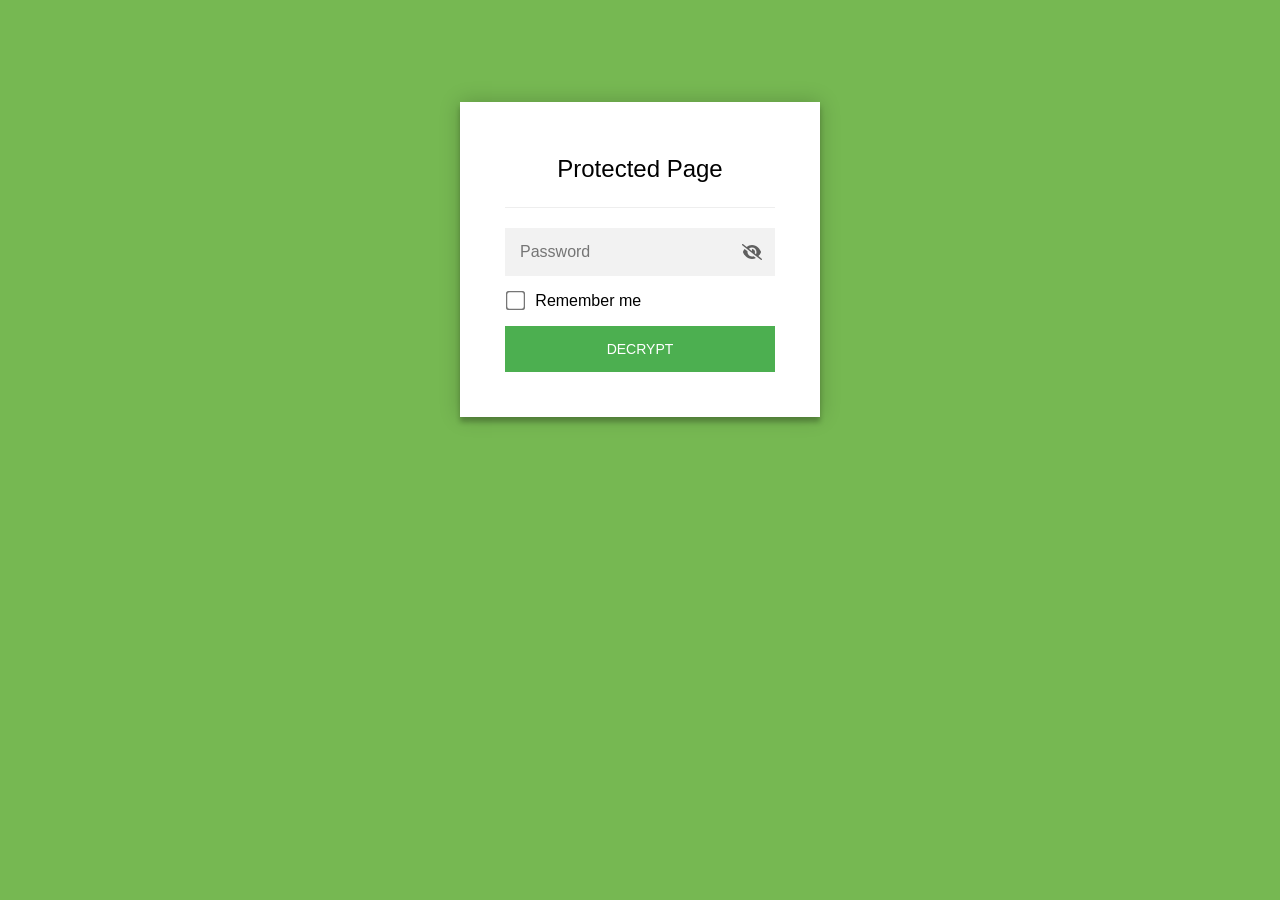
<file: marketing.html>
<!DOCTYPE html>
<html class="staticrypt-html">
    <head>
        <meta charset="utf-8" />
        <title>Protected Page</title>
        <meta name="viewport" content="width=device-width, initial-scale=1" />

        <!-- do not cache this page -->
        <meta http-equiv="cache-control" content="max-age=0" />
        <meta http-equiv="cache-control" content="no-cache" />
        <meta http-equiv="expires" content="0" />
        <meta http-equiv="expires" content="Tue, 01 Jan 1980 1:00:00 GMT" />
        <meta http-equiv="pragma" content="no-cache" />

        <style>
            .staticrypt-hr {
                margin-top: 20px;
                margin-bottom: 20px;
                border: 0;
                border-top: 1px solid #eee;
            }

            .staticrypt-page {
                width: 360px;
                padding: 8% 0 0;
                margin: auto;
                box-sizing: border-box;
            }

            .staticrypt-form {
                position: relative;
                z-index: 1;
                background: #ffffff;
                max-width: 360px;
                margin: 0 auto 100px;
                padding: 45px;
                text-align: center;
                box-shadow: 0 0 20px 0 rgba(0, 0, 0, 0.2), 0 5px 5px 0 rgba(0, 0, 0, 0.24);
            }

            .staticrypt-form input[type="password"],
            input[type="text"] {
                background: inherit;
                border: 0;
                box-sizing: border-box; /* This ensures padding is included in the total width */
                font-size: 14px;
                outline: 0;
                padding: 15px 30px 15px 15px; /* Adjust the padding to ensure there is space for the icon */
                width: 100%;
            }

            .staticrypt-password-container {
                position: relative;
                outline: 0;
                background: #f2f2f2;
                width: 100%;
                border: 0;
                margin: 0 0 15px;
                box-sizing: border-box;
            }

            .staticrypt-toggle-password-visibility {
                cursor: pointer;
                height: 20px;
                opacity: 60%;
                padding: 13px;
                position: absolute;
                right: 0;
                top: 50%;
                transform: translateY(-50%);
                width: 20px;
            }

            .staticrypt-form .staticrypt-decrypt-button {
                text-transform: uppercase;
                outline: 0;
                background: #4CAF50;
                width: 100%;
                border: 0;
                padding: 15px;
                color: #ffffff;
                font-size: 14px;
                cursor: pointer;
            }

            .staticrypt-form .staticrypt-decrypt-button:hover,
            .staticrypt-form .staticrypt-decrypt-button:active,
            .staticrypt-form .staticrypt-decrypt-button:focus {
                background: #4CAF50;
                filter: brightness(92%);
            }

            .staticrypt-html {
                height: 100%;
            }

            .staticrypt-body {
                height: 100%;
                margin: 0;
            }

            .staticrypt-content {
                height: 100%;
                margin-bottom: 1em;
                background: #76B852;
                font-family: "Arial", sans-serif;
                -webkit-font-smoothing: antialiased;
                -moz-osx-font-smoothing: grayscale;
            }

            .staticrypt-instructions {
                margin-top: -1em;
                margin-bottom: 1em;
            }

            .staticrypt-title {
                font-size: 1.5em;
            }

            label.staticrypt-remember {
                display: flex;
                align-items: center;
                margin-bottom: 1em;
            }

            .staticrypt-remember input[type="checkbox"] {
                transform: scale(1.5);
                margin-right: 1em;
            }

            .hidden {
                display: none !important;
            }

            .staticrypt-spinner-container {
                height: 100%;
                display: flex;
                align-items: center;
                justify-content: center;
            }

            .staticrypt-spinner {
                display: inline-block;
                width: 2rem;
                height: 2rem;
                vertical-align: text-bottom;
                border: 0.25em solid gray;
                border-right-color: transparent;
                border-radius: 50%;
                -webkit-animation: spinner-border 0.75s linear infinite;
                animation: spinner-border 0.75s linear infinite;
                animation-duration: 0.75s;
                animation-timing-function: linear;
                animation-delay: 0s;
                animation-iteration-count: infinite;
                animation-direction: normal;
                animation-fill-mode: none;
                animation-play-state: running;
                animation-name: spinner-border;
            }

            @keyframes spinner-border {
                100% {
                    transform: rotate(360deg);
                }
            }

            @media screen and (-webkit-min-device-pixel-ratio: 0) {
                .staticrypt-form input[type="password"],
                input[type="text"] {
                    font-size: 16px;
                }
            }
        </style>
    </head>

    <body class="staticrypt-body">
        <div id="staticrypt_loading" class="staticrypt-spinner-container">
            <div class="staticrypt-spinner"></div>
        </div>

        <div id="staticrypt_content" class="staticrypt-content hidden">
            <div class="staticrypt-page">
                <div class="staticrypt-form">
                    <div class="staticrypt-instructions">
                        <p class="staticrypt-title">Protected Page</p>
                        <p></p>
                    </div>

                    <hr class="staticrypt-hr" />

                    <form id="staticrypt-form" action="#" method="post">
                        <div class="staticrypt-password-container">
                            <input
                                id="staticrypt-password"
                                type="password"
                                name="password"
                                placeholder="Password"
                                autofocus
                            />

                            <img
                                class="staticrypt-toggle-password-visibility"
                                alt="Show password"
                                title="Show password"
                                src="[data-uri]"
                            />
                        </div>

                        <label id="staticrypt-remember-label" class="staticrypt-remember hidden">
                            <input id="staticrypt-remember" type="checkbox" name="remember" />
                            Remember me
                        </label>

                        <input type="submit" class="staticrypt-decrypt-button" value="DECRYPT" />
                    </form>
                </div>
            </div>
        </div>

        <script>
            // these variables will be filled when generating the file - the template format is 'variable_name'
            const staticryptInitiator = ((function(){
  const exports = {};
  const cryptoEngine = ((function(){
  const exports = {};
  const { subtle } = crypto;

const IV_BITS = 16 * 8;
const HEX_BITS = 4;
const ENCRYPTION_ALGO = "AES-CBC";

/**
 * Translates between utf8 encoded hexadecimal strings
 * and Uint8Array bytes.
 */
const HexEncoder = {
    /**
     * hex string -> bytes
     * @param {string} hexString
     * @returns {Uint8Array}
     */
    parse: function (hexString) {
        if (hexString.length % 2 !== 0) throw "Invalid hexString";
        const arrayBuffer = new Uint8Array(hexString.length / 2);

        for (let i = 0; i < hexString.length; i += 2) {
            const byteValue = parseInt(hexString.substring(i, i + 2), 16);
            if (isNaN(byteValue)) {
                throw "Invalid hexString";
            }
            arrayBuffer[i / 2] = byteValue;
        }
        return arrayBuffer;
    },

    /**
     * bytes -> hex string
     * @param {Uint8Array} bytes
     * @returns {string}
     */
    stringify: function (bytes) {
        const hexBytes = [];

        for (let i = 0; i < bytes.length; ++i) {
            let byteString = bytes[i].toString(16);
            if (byteString.length < 2) {
                byteString = "0" + byteString;
            }
            hexBytes.push(byteString);
        }
        return hexBytes.join("");
    },
};

/**
 * Translates between utf8 strings and Uint8Array bytes.
 */
const UTF8Encoder = {
    parse: function (str) {
        return new TextEncoder().encode(str);
    },

    stringify: function (bytes) {
        return new TextDecoder().decode(bytes);
    },
};

/**
 * Salt and encrypt a msg with a password.
 */
async function encrypt(msg, hashedPassword) {
    // Must be 16 bytes, unpredictable, and preferably cryptographically random. However, it need not be secret.
    // https://developer.mozilla.org/en-US/docs/Web/API/SubtleCrypto/encrypt#parameters
    const iv = crypto.getRandomValues(new Uint8Array(IV_BITS / 8));

    const key = await subtle.importKey("raw", HexEncoder.parse(hashedPassword), ENCRYPTION_ALGO, false, ["encrypt"]);

    const encrypted = await subtle.encrypt(
        {
            name: ENCRYPTION_ALGO,
            iv: iv,
        },
        key,
        UTF8Encoder.parse(msg)
    );

    // iv will be 32 hex characters, we prepend it to the ciphertext for use in decryption
    return HexEncoder.stringify(iv) + HexEncoder.stringify(new Uint8Array(encrypted));
}
exports.encrypt = encrypt;

/**
 * Decrypt a salted msg using a password.
 *
 * @param {string} encryptedMsg
 * @param {string} hashedPassword
 * @returns {Promise<string>}
 */
async function decrypt(encryptedMsg, hashedPassword) {
    const ivLength = IV_BITS / HEX_BITS;
    const iv = HexEncoder.parse(encryptedMsg.substring(0, ivLength));
    const encrypted = encryptedMsg.substring(ivLength);

    const key = await subtle.importKey("raw", HexEncoder.parse(hashedPassword), ENCRYPTION_ALGO, false, ["decrypt"]);

    const outBuffer = await subtle.decrypt(
        {
            name: ENCRYPTION_ALGO,
            iv: iv,
        },
        key,
        HexEncoder.parse(encrypted)
    );

    return UTF8Encoder.stringify(new Uint8Array(outBuffer));
}
exports.decrypt = decrypt;

/**
 * Salt and hash the password so it can be stored in localStorage without opening a password reuse vulnerability.
 *
 * @param {string} password
 * @param {string} salt
 * @returns {Promise<string>}
 */
async function hashPassword(password, salt) {
    // we hash the password in multiple steps, each adding more iterations. This is because we used to allow less
    // iterations, so for backward compatibility reasons, we need to support going from that to more iterations.
    let hashedPassword = await hashLegacyRound(password, salt);

    hashedPassword = await hashSecondRound(hashedPassword, salt);

    return hashThirdRound(hashedPassword, salt);
}
exports.hashPassword = hashPassword;

/**
 * This hashes the password with 1k iterations. This is a low number, we need this function to support backwards
 * compatibility.
 *
 * @param {string} password
 * @param {string} salt
 * @returns {Promise<string>}
 */
function hashLegacyRound(password, salt) {
    return pbkdf2(password, salt, 1000, "SHA-1");
}
exports.hashLegacyRound = hashLegacyRound;

/**
 * Add a second round of iterations. This is because we used to use 1k, so for backwards compatibility with
 * remember-me/autodecrypt links, we need to support going from that to more iterations.
 *
 * @param hashedPassword
 * @param salt
 * @returns {Promise<string>}
 */
function hashSecondRound(hashedPassword, salt) {
    return pbkdf2(hashedPassword, salt, 14000, "SHA-256");
}
exports.hashSecondRound = hashSecondRound;

/**
 * Add a third round of iterations to bring total number to 600k. This is because we used to use 1k, then 15k, so for
 * backwards compatibility with remember-me/autodecrypt links, we need to support going from that to more iterations.
 *
 * @param hashedPassword
 * @param salt
 * @returns {Promise<string>}
 */
function hashThirdRound(hashedPassword, salt) {
    return pbkdf2(hashedPassword, salt, 585000, "SHA-256");
}
exports.hashThirdRound = hashThirdRound;

/**
 * Salt and hash the password so it can be stored in localStorage without opening a password reuse vulnerability.
 *
 * @param {string} password
 * @param {string} salt
 * @param {int} iterations
 * @param {string} hashAlgorithm
 * @returns {Promise<string>}
 */
async function pbkdf2(password, salt, iterations, hashAlgorithm) {
    const key = await subtle.importKey("raw", UTF8Encoder.parse(password), "PBKDF2", false, ["deriveBits"]);

    const keyBytes = await subtle.deriveBits(
        {
            name: "PBKDF2",
            hash: hashAlgorithm,
            iterations,
            salt: UTF8Encoder.parse(salt),
        },
        key,
        256
    );

    return HexEncoder.stringify(new Uint8Array(keyBytes));
}

function generateRandomSalt() {
    const bytes = crypto.getRandomValues(new Uint8Array(128 / 8));

    return HexEncoder.stringify(new Uint8Array(bytes));
}
exports.generateRandomSalt = generateRandomSalt;

async function signMessage(hashedPassword, message) {
    const key = await subtle.importKey(
        "raw",
        HexEncoder.parse(hashedPassword),
        {
            name: "HMAC",
            hash: "SHA-256",
        },
        false,
        ["sign"]
    );
    const signature = await subtle.sign("HMAC", key, UTF8Encoder.parse(message));

    return HexEncoder.stringify(new Uint8Array(signature));
}
exports.signMessage = signMessage;

function getRandomAlphanum() {
    const possibleCharacters = "abcdefghijklmnopqrstuvwxyzABCDEFGHIJKLMNOPQRSTUVWXYZ0123456789";

    let byteArray;
    let parsedInt;

    // Keep generating new random bytes until we get a value that falls
    // within a range that can be evenly divided by possibleCharacters.length
    do {
        byteArray = crypto.getRandomValues(new Uint8Array(1));
        // extract the lowest byte to get an int from 0 to 255 (probably unnecessary, since we're only generating 1 byte)
        parsedInt = byteArray[0] & 0xff;
    } while (parsedInt >= 256 - (256 % possibleCharacters.length));

    // Take the modulo of the parsed integer to get a random number between 0 and totalLength - 1
    const randomIndex = parsedInt % possibleCharacters.length;

    return possibleCharacters[randomIndex];
}

/**
 * Generate a random string of a given length.
 *
 * @param {int} length
 * @returns {string}
 */
function generateRandomString(length) {
    let randomString = "";

    for (let i = 0; i < length; i++) {
        randomString += getRandomAlphanum();
    }

    return randomString;
}
exports.generateRandomString = generateRandomString;

  return exports;
})());
const codec = ((function(){
  const exports = {};
  /**
 * Initialize the codec with the provided cryptoEngine - this return functions to encode and decode messages.
 *
 * @param cryptoEngine - the engine to use for encryption / decryption
 */
function init(cryptoEngine) {
    const exports = {};

    /**
     * Top-level function for encoding a message.
     * Includes password hashing, encryption, and signing.
     *
     * @param {string} msg
     * @param {string} password
     * @param {string} salt
     *
     * @returns {string} The encoded text
     */
    async function encode(msg, password, salt) {
        const hashedPassword = await cryptoEngine.hashPassword(password, salt);

        const encrypted = await cryptoEngine.encrypt(msg, hashedPassword);

        // we use the hashed password in the HMAC because this is effectively what will be used a password (so we can store
        // it in localStorage safely, we don't use the clear text password)
        const hmac = await cryptoEngine.signMessage(hashedPassword, encrypted);

        return hmac + encrypted;
    }
    exports.encode = encode;

    /**
     * Encode using a password that has already been hashed. This is useful to encode multiple messages in a row, that way
     * we don't need to hash the password multiple times.
     *
     * @param {string} msg
     * @param {string} hashedPassword
     *
     * @returns {string} The encoded text
     */
    async function encodeWithHashedPassword(msg, hashedPassword) {
        const encrypted = await cryptoEngine.encrypt(msg, hashedPassword);

        // we use the hashed password in the HMAC because this is effectively what will be used a password (so we can store
        // it in localStorage safely, we don't use the clear text password)
        const hmac = await cryptoEngine.signMessage(hashedPassword, encrypted);

        return hmac + encrypted;
    }
    exports.encodeWithHashedPassword = encodeWithHashedPassword;

    /**
     * Top-level function for decoding a message.
     * Includes signature check and decryption.
     *
     * @param {string} signedMsg
     * @param {string} hashedPassword
     * @param {string} salt
     * @param {int} backwardCompatibleAttempt
     * @param {string} originalPassword
     *
     * @returns {Object} {success: true, decoded: string} | {success: false, message: string}
     */
    async function decode(signedMsg, hashedPassword, salt, backwardCompatibleAttempt = 0, originalPassword = "") {
        const encryptedHMAC = signedMsg.substring(0, 64);
        const encryptedMsg = signedMsg.substring(64);
        const decryptedHMAC = await cryptoEngine.signMessage(hashedPassword, encryptedMsg);

        if (decryptedHMAC !== encryptedHMAC) {
            // we have been raising the number of iterations in the hashing algorithm multiple times, so to support the old
            // remember-me/autodecrypt links we need to try bringing the old hashes up to speed.
            originalPassword = originalPassword || hashedPassword;
            if (backwardCompatibleAttempt === 0) {
                const updatedHashedPassword = await cryptoEngine.hashThirdRound(originalPassword, salt);

                return decode(signedMsg, updatedHashedPassword, salt, backwardCompatibleAttempt + 1, originalPassword);
            }
            if (backwardCompatibleAttempt === 1) {
                let updatedHashedPassword = await cryptoEngine.hashSecondRound(originalPassword, salt);
                updatedHashedPassword = await cryptoEngine.hashThirdRound(updatedHashedPassword, salt);

                return decode(signedMsg, updatedHashedPassword, salt, backwardCompatibleAttempt + 1, originalPassword);
            }

            return { success: false, message: "Signature mismatch" };
        }

        return {
            success: true,
            decoded: await cryptoEngine.decrypt(encryptedMsg, hashedPassword),
        };
    }
    exports.decode = decode;

    return exports;
}
exports.init = init;

  return exports;
})());
const decode = codec.init(cryptoEngine).decode;

/**
 * Initialize the staticrypt module, that exposes functions callbable by the password_template.
 *
 * @param {{
 *  staticryptEncryptedMsgUniqueVariableName: string,
 *  isRememberEnabled: boolean,
 *  rememberDurationInDays: number,
 *  staticryptSaltUniqueVariableName: string,
 * }} staticryptConfig - object of data that is stored on the password_template at encryption time.
 *
 * @param {{
 *  rememberExpirationKey: string,
 *  rememberPassphraseKey: string,
 *  replaceHtmlCallback: function,
 *  clearLocalStorageCallback: function,
 * }} templateConfig - object of data that can be configured by a custom password_template.
 */
function init(staticryptConfig, templateConfig) {
    const exports = {};

    /**
     * Decrypt our encrypted page, replace the whole HTML.
     *
     * @param {string} hashedPassword
     * @returns {Promise<boolean>}
     */
    async function decryptAndReplaceHtml(hashedPassword) {
        const { staticryptEncryptedMsgUniqueVariableName, staticryptSaltUniqueVariableName } = staticryptConfig;
        const { replaceHtmlCallback } = templateConfig;

        const result = await decode(
            staticryptEncryptedMsgUniqueVariableName,
            hashedPassword,
            staticryptSaltUniqueVariableName
        );
        if (!result.success) {
            return false;
        }
        const plainHTML = result.decoded;

        // if the user configured a callback call it, otherwise just replace the whole HTML
        if (typeof replaceHtmlCallback === "function") {
            replaceHtmlCallback(plainHTML);
        } else {
            document.write(plainHTML);
            document.close();
        }

        return true;
    }

    /**
     * Attempt to decrypt the page and replace the whole HTML.
     *
     * @param {string} password
     * @param {boolean} isRememberChecked
     *
     * @returns {Promise<{isSuccessful: boolean, hashedPassword?: string}>} - we return an object, so that if we want to
     *   expose more information in the future we can do it without breaking the password_template
     */
    async function handleDecryptionOfPage(password, isRememberChecked) {
        const { staticryptSaltUniqueVariableName } = staticryptConfig;

        // decrypt and replace the whole page
        const hashedPassword = await cryptoEngine.hashPassword(password, staticryptSaltUniqueVariableName);
        return handleDecryptionOfPageFromHash(hashedPassword, isRememberChecked);
    }
    exports.handleDecryptionOfPage = handleDecryptionOfPage;

    async function handleDecryptionOfPageFromHash(hashedPassword, isRememberChecked) {
        const { isRememberEnabled, rememberDurationInDays } = staticryptConfig;
        const { rememberExpirationKey, rememberPassphraseKey } = templateConfig;

        const isDecryptionSuccessful = await decryptAndReplaceHtml(hashedPassword);

        if (!isDecryptionSuccessful) {
            return {
                isSuccessful: false,
                hashedPassword,
            };
        }

        // remember the hashedPassword and set its expiration if necessary
        if (isRememberEnabled && isRememberChecked) {
            window.localStorage.setItem(rememberPassphraseKey, hashedPassword);

            // set the expiration if the duration isn't 0 (meaning no expiration)
            if (rememberDurationInDays > 0) {
                window.localStorage.setItem(
                    rememberExpirationKey,
                    (new Date().getTime() + rememberDurationInDays * 24 * 60 * 60 * 1000).toString()
                );
            }
        }

        return {
            isSuccessful: true,
            hashedPassword,
        };
    }
    exports.handleDecryptionOfPageFromHash = handleDecryptionOfPageFromHash;

    /**
     * Clear localstorage from staticrypt related values
     */
    function clearLocalStorage() {
        const { clearLocalStorageCallback, rememberExpirationKey, rememberPassphraseKey } = templateConfig;

        if (typeof clearLocalStorageCallback === "function") {
            clearLocalStorageCallback();
        } else {
            localStorage.removeItem(rememberPassphraseKey);
            localStorage.removeItem(rememberExpirationKey);
        }
    }

    async function handleDecryptOnLoad() {
        let isSuccessful = await decryptOnLoadFromUrl();

        if (!isSuccessful) {
            isSuccessful = await decryptOnLoadFromRememberMe();
        }

        return { isSuccessful };
    }
    exports.handleDecryptOnLoad = handleDecryptOnLoad;

    /**
     * Clear storage if we are logging out
     *
     * @returns {boolean} - whether we logged out
     */
    function logoutIfNeeded() {
        const logoutKey = "staticrypt_logout";

        // handle logout through query param
        const queryParams = new URLSearchParams(window.location.search);
        if (queryParams.has(logoutKey)) {
            clearLocalStorage();
            return true;
        }

        // handle logout through URL fragment
        const hash = window.location.hash.substring(1);
        if (hash.includes(logoutKey)) {
            clearLocalStorage();
            return true;
        }

        return false;
    }

    /**
     * To be called on load: check if we want to try to decrypt and replace the HTML with the decrypted content, and
     * try to do it if needed.
     *
     * @returns {Promise<boolean>} true if we derypted and replaced the whole page, false otherwise
     */
    async function decryptOnLoadFromRememberMe() {
        const { rememberDurationInDays } = staticryptConfig;
        const { rememberExpirationKey, rememberPassphraseKey } = templateConfig;

        // if we are login out, terminate
        if (logoutIfNeeded()) {
            return false;
        }

        // if there is expiration configured, check if we're not beyond the expiration
        if (rememberDurationInDays && rememberDurationInDays > 0) {
            const expiration = localStorage.getItem(rememberExpirationKey),
                isExpired = expiration && new Date().getTime() > parseInt(expiration);

            if (isExpired) {
                clearLocalStorage();
                return false;
            }
        }

        const hashedPassword = localStorage.getItem(rememberPassphraseKey);

        if (hashedPassword) {
            // try to decrypt
            const isDecryptionSuccessful = await decryptAndReplaceHtml(hashedPassword);

            // if the decryption is unsuccessful the password might be wrong - silently clear the saved data and let
            // the user fill the password form again
            if (!isDecryptionSuccessful) {
                clearLocalStorage();
                return false;
            }

            return true;
        }

        return false;
    }

    async function decryptOnLoadFromUrl() {
        const passwordKey = "staticrypt_pwd";
        const rememberMeKey = "remember_me";

        // try to get the password from the query param (for backward compatibility - we now want to avoid this method,
        // since it sends the hashed password to the server which isn't needed)
        const queryParams = new URLSearchParams(window.location.search);
        const hashedPasswordQuery = queryParams.get(passwordKey);
        const rememberMeQuery = queryParams.get(rememberMeKey);

        const urlFragment = window.location.hash.substring(1);
        // get the password from the url fragment
        const hashedPasswordRegexMatch = urlFragment.match(new RegExp(passwordKey + "=([^&]*)"));
        const hashedPasswordFragment = hashedPasswordRegexMatch ? hashedPasswordRegexMatch[1] : null;
        const rememberMeFragment = urlFragment.includes(rememberMeKey);

        const hashedPassword = hashedPasswordFragment || hashedPasswordQuery;
        const rememberMe = rememberMeFragment || rememberMeQuery;

        if (hashedPassword) {
            return handleDecryptionOfPageFromHash(hashedPassword, rememberMe);
        }

        return false;
    }

    return exports;
}
exports.init = init;

  return exports;
})());
            const templateError = "Bad password!",
                templateToggleAltShow = "Show password",
                templateToggleAltHide = "Hide password",
                isRememberEnabled = true,
                staticryptConfig = {"staticryptEncryptedMsgUniqueVariableName":"[base64]","isRememberEnabled":true,"rememberDurationInDays":0,"staticryptSaltUniqueVariableName":"fcba91bc64624747aad390f2c38db812"};

            // you can edit these values to customize some of the behavior of StatiCrypt
            const templateConfig = {
                rememberExpirationKey: "staticrypt_expiration",
                rememberPassphraseKey: "staticrypt_passphrase",
                replaceHtmlCallback: null,
                clearLocalStorageCallback: null,
            };

            // init the staticrypt engine
            const staticrypt = staticryptInitiator.init(staticryptConfig, templateConfig);

            // try to automatically decrypt on load if there is a saved password
            window.onload = async function () {
                const { isSuccessful } = await staticrypt.handleDecryptOnLoad();

                // if we didn't decrypt anything on load, show the password prompt. Otherwise the content has already been
                // replaced, no need to do anything
                if (!isSuccessful) {
                    // hide loading screen
                    document.getElementById("staticrypt_loading").classList.add("hidden");
                    document.getElementById("staticrypt_content").classList.remove("hidden");
                    document.getElementById("staticrypt-password").focus();

                    // show the remember me checkbox
                    if (isRememberEnabled) {
                        document.getElementById("staticrypt-remember-label").classList.remove("hidden");
                    }
                }
            };

            // toggle password visibility
            const toggleIcon = document.querySelector(".staticrypt-toggle-password-visibility");
            // these two icons are coming from FontAwesome
            const imgSrcEyeClosed =
                "[data-uri]";
            const imgSrcEyeOpened =
                "[data-uri]";
            toggleIcon.addEventListener("click", function () {
                const passwordInput = document.getElementById("staticrypt-password");
                if (passwordInput.type === "password") {
                    passwordInput.type = "text";
                    toggleIcon.src = imgSrcEyeOpened;
                    toggleIcon.alt = templateToggleAltHide;
                    toggleIcon.title = templateToggleAltHide;
                } else {
                    passwordInput.type = "password";
                    toggleIcon.src = imgSrcEyeClosed;
                    toggleIcon.alt = templateToggleAltShow;
                    toggleIcon.title = templateToggleAltShow;
                }
            });

            // handle password form submission
            document.getElementById("staticrypt-form").addEventListener("submit", async function (e) {
                e.preventDefault();

                const password = document.getElementById("staticrypt-password").value,
                    isRememberChecked = document.getElementById("staticrypt-remember").checked;

                const { isSuccessful } = await staticrypt.handleDecryptionOfPage(password, isRememberChecked);

                if (!isSuccessful) {
                    alert(templateError);
                }
            });
        </script>
    </body>
</html>
</file>
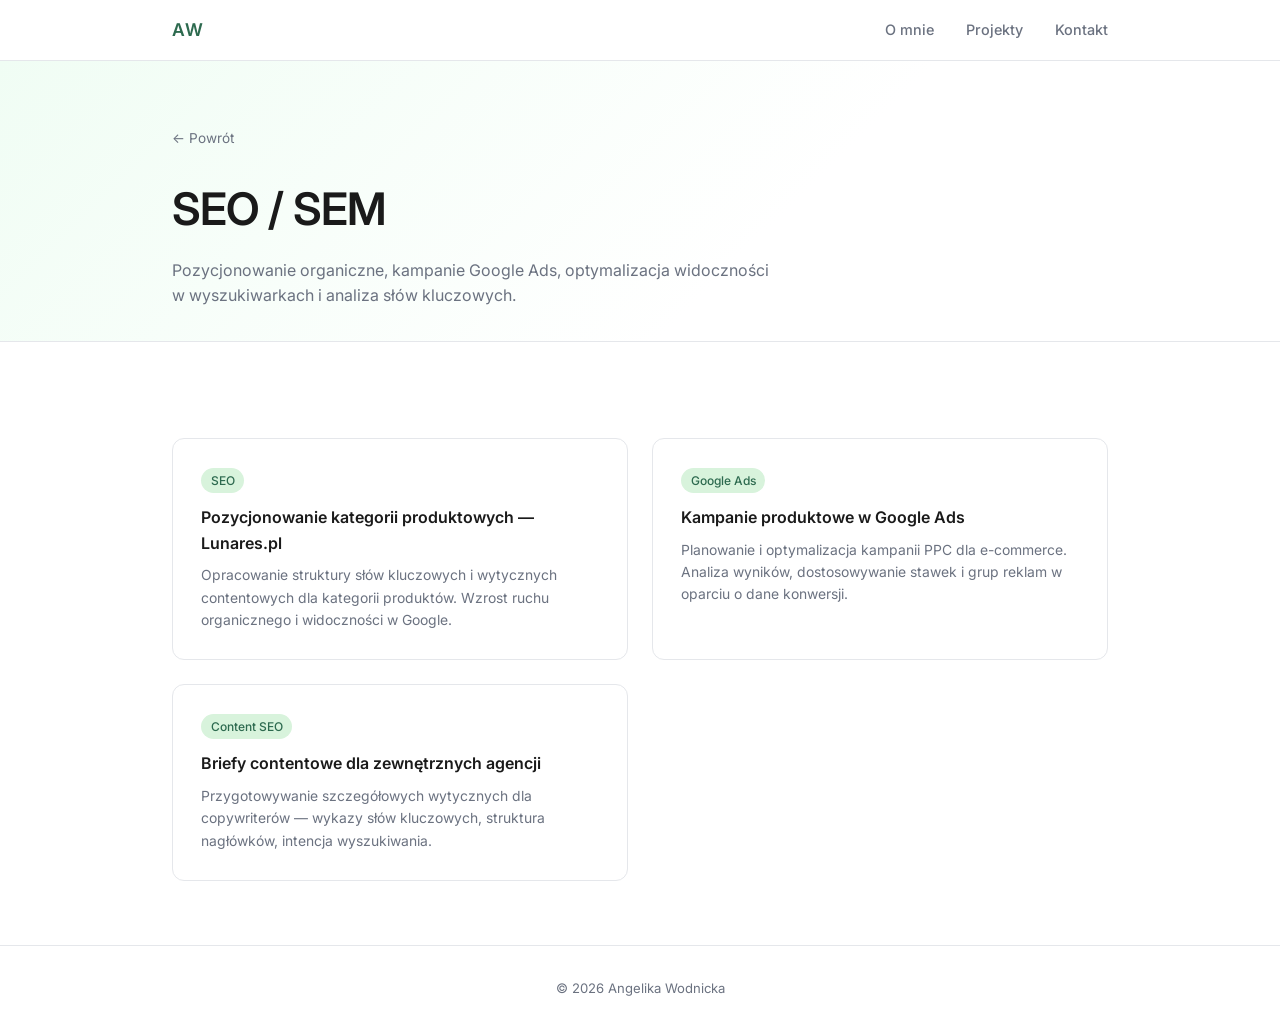
<file: seo-sem.html>
<!DOCTYPE html>
<html lang="pl">
<head>
  <meta charset="UTF-8" />
  <meta name="viewport" content="width=device-width, initial-scale=1.0" />
  <title>SEO / SEM — Angelika Wodnicka</title>
  <link rel="preconnect" href="https://fonts.googleapis.com" />
  <link rel="preconnect" href="https://fonts.gstatic.com" crossorigin />
  <link href="https://fonts.googleapis.com/css2?family=Inter:wght@300;400;500;600&display=swap" rel="stylesheet" />
  <link rel="stylesheet" href="style.css" />
</head>
<body>

  <header>
    <nav>
      <span class="logo">AW</span>
      <ul>
        <li><a href="index.html#o-mnie">O mnie</a></li>
        <li><a href="index.html#projekty">Projekty</a></li>
        <li><a href="index.html#kontakt">Kontakt</a></li>
      </ul>
    </nav>
  </header>

  <div class="page-hero">
    <div style="max-width:1000px;margin:0 auto;padding:0 2rem;">
      <a href="index.html" class="back">← Powrót</a>
      <h1>SEO / SEM</h1>
      <p>Pozycjonowanie organiczne, kampanie Google Ads, optymalizacja widoczności w wyszukiwarkach i analiza słów kluczowych.</p>
    </div>
  </div>

  <div class="page-content">

    <div class="project-grid">

      <div class="project-card">
        <span class="tag">SEO</span>
        <h3>Pozycjonowanie kategorii produktowych — Lunares.pl</h3>
        <p>Opracowanie struktury słów kluczowych i wytycznych contentowych dla kategorii produktów. Wzrost ruchu organicznego i widoczności w Google.</p>
      </div>

      <div class="project-card">
        <span class="tag">Google Ads</span>
        <h3>Kampanie produktowe w Google Ads</h3>
        <p>Planowanie i optymalizacja kampanii PPC dla e-commerce. Analiza wyników, dostosowywanie stawek i grup reklam w oparciu o dane konwersji.</p>
      </div>

      <div class="project-card">
        <span class="tag">Content SEO</span>
        <h3>Briefy contentowe dla zewnętrznych agencji</h3>
        <p>Przygotowywanie szczegółowych wytycznych dla copywriterów — wykazy słów kluczowych, struktura nagłówków, intencja wyszukiwania.</p>
      </div>

    </div>

    <!-- Dodaj tutaj kolejne projekty lub case studies -->

  </div>

  <footer>
    <p>© 2026 Angelika Wodnicka</p>
  </footer>

</body>
</html>
</file>
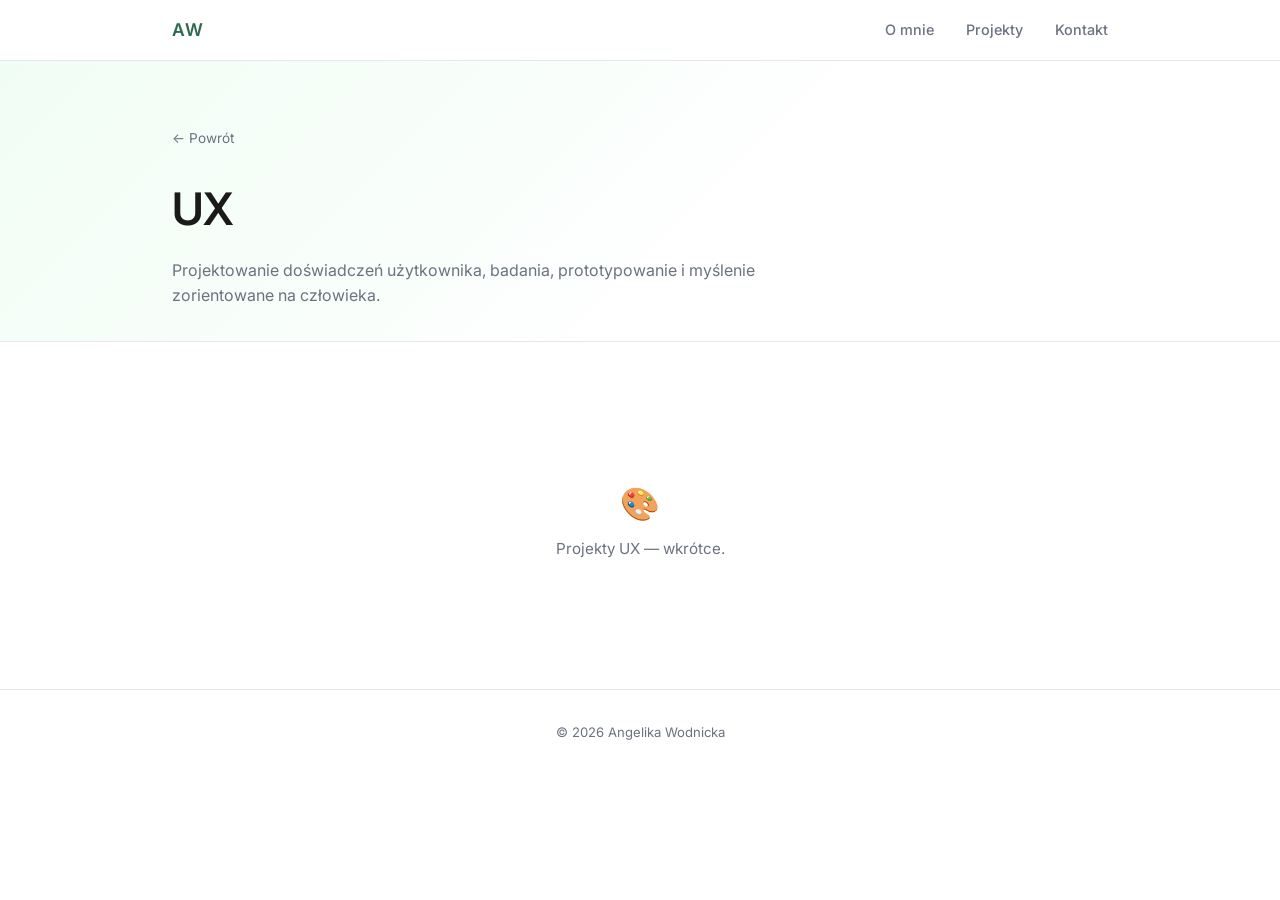
<file: ux.html>
<!DOCTYPE html>
<html lang="pl">
<head>
  <meta charset="UTF-8" />
  <meta name="viewport" content="width=device-width, initial-scale=1.0" />
  <title>UX — Angelika Wodnicka</title>
  <link rel="preconnect" href="https://fonts.googleapis.com" />
  <link rel="preconnect" href="https://fonts.gstatic.com" crossorigin />
  <link href="https://fonts.googleapis.com/css2?family=Inter:wght@300;400;500;600&display=swap" rel="stylesheet" />
  <link rel="stylesheet" href="style.css" />
</head>
<body>

  <header>
    <nav>
      <span class="logo">AW</span>
      <ul>
        <li><a href="index.html#o-mnie">O mnie</a></li>
        <li><a href="index.html#projekty">Projekty</a></li>
        <li><a href="index.html#kontakt">Kontakt</a></li>
      </ul>
    </nav>
  </header>

  <div class="page-hero">
    <div style="max-width:1000px;margin:0 auto;padding:0 2rem;">
      <a href="index.html" class="back">← Powrót</a>
      <h1>UX</h1>
      <p>Projektowanie doświadczeń użytkownika, badania, prototypowanie i myślenie zorientowane na człowieka.</p>
    </div>
  </div>

  <div class="page-content">

    <div class="empty-state">
      <p style="font-size:2rem;">🎨</p>
      <p>Projekty UX — wkrótce.</p>
    </div>

  </div>

  <footer>
    <p>© 2026 Angelika Wodnicka</p>
  </footer>

</body>
</html>
</file>
<file: style.css>
*, *::before, *::after {
  box-sizing: border-box;
  margin: 0;
  padding: 0;
}

:root {
  --green: #2d6a4f;
  --green-light: #52b788;
  --green-pale: #d8f3dc;
  --text: #1a1a1a;
  --text-muted: #6b7280;
  --bg: #ffffff;
  --bg-soft: #f9fafb;
  --border: #e5e7eb;
  --radius: 12px;
}

html {
  scroll-behavior: smooth;
}

body {
  font-family: 'Inter', sans-serif;
  color: var(--text);
  background: var(--bg);
  line-height: 1.6;
}

/* NAV */
header {
  position: sticky;
  top: 0;
  background: rgba(255,255,255,0.92);
  backdrop-filter: blur(8px);
  border-bottom: 1px solid var(--border);
  z-index: 100;
}

nav {
  max-width: 1000px;
  margin: 0 auto;
  padding: 1rem 2rem;
  display: flex;
  align-items: center;
  justify-content: space-between;
}

.logo {
  font-weight: 600;
  font-size: 1.1rem;
  color: var(--green);
  letter-spacing: 0.05em;
}

nav ul {
  list-style: none;
  display: flex;
  gap: 2rem;
}

nav a {
  text-decoration: none;
  color: var(--text-muted);
  font-size: 0.9rem;
  font-weight: 500;
  transition: color 0.2s;
}

nav a:hover {
  color: var(--green);
}

/* HERO */
.hero {
  min-height: 90vh;
  display: flex;
  align-items: center;
  padding: 4rem 2rem;
  background: linear-gradient(135deg, #f0fdf4 0%, #ffffff 60%);
}

.hero-inner {
  max-width: 700px;
  margin: 0 auto;
  text-align: center;
}

.hero-tag {
  font-size: 0.8rem;
  font-weight: 600;
  letter-spacing: 0.15em;
  text-transform: uppercase;
  color: var(--green-light);
  margin-bottom: 1rem;
}

.hero h1 {
  font-size: clamp(2.2rem, 5vw, 3.5rem);
  font-weight: 600;
  letter-spacing: -0.02em;
  line-height: 1.15;
  margin-bottom: 1.25rem;
  color: var(--text);
}

.hero-sub {
  font-size: 1.15rem;
  color: var(--text-muted);
  margin-bottom: 2.5rem;
  line-height: 1.7;
}

.btn {
  display: inline-block;
  background: var(--green);
  color: #fff;
  padding: 0.8rem 2rem;
  border-radius: 8px;
  text-decoration: none;
  font-weight: 500;
  font-size: 0.95rem;
  transition: background 0.2s, transform 0.15s;
}

.btn:hover {
  background: #1b4332;
  transform: translateY(-1px);
}

/* SECTIONS */
.container {
  max-width: 1000px;
  margin: 0 auto;
  padding: 5rem 2rem;
}

h2 {
  font-size: 1.8rem;
  font-weight: 600;
  letter-spacing: -0.02em;
  margin-bottom: 1rem;
}

.section-sub {
  color: var(--text-muted);
  margin-bottom: 3rem;
}

/* ABOUT */
.about {
  background: var(--bg-soft);
  border-top: 1px solid var(--border);
  border-bottom: 1px solid var(--border);
}

.about p {
  color: var(--text-muted);
  max-width: 680px;
  margin-bottom: 1rem;
  font-size: 1rem;
}

.skills {
  display: flex;
  flex-wrap: wrap;
  gap: 0.5rem;
  margin-top: 2rem;
}

.skills span {
  background: var(--green-pale);
  color: var(--green);
  padding: 0.35rem 0.85rem;
  border-radius: 999px;
  font-size: 0.82rem;
  font-weight: 500;
}

/* GRID */
.grid {
  display: grid;
  grid-template-columns: repeat(auto-fill, minmax(280px, 1fr));
  gap: 1.5rem;
}

.card {
  display: block;
  text-decoration: none;
  color: inherit;
  background: var(--bg);
  border: 1px solid var(--border);
  border-radius: var(--radius);
  padding: 2rem;
  transition: border-color 0.2s, box-shadow 0.2s, transform 0.15s;
}

.card:hover {
  border-color: var(--green-light);
  box-shadow: 0 4px 20px rgba(45, 106, 79, 0.1);
  transform: translateY(-2px);
}

.card-icon {
  font-size: 1.8rem;
  margin-bottom: 1rem;
}

.card h3 {
  font-size: 1.05rem;
  font-weight: 600;
  margin-bottom: 0.5rem;
}

.card p {
  font-size: 0.88rem;
  color: var(--text-muted);
  line-height: 1.6;
}

/* CONTACT */
.contact {
  background: var(--bg-soft);
  border-top: 1px solid var(--border);
}

.contact p {
  color: var(--text-muted);
  margin-bottom: 1.5rem;
}

.contact-links {
  display: flex;
  gap: 1rem;
  flex-wrap: wrap;
}

.contact-links a {
  display: inline-block;
  padding: 0.7rem 1.5rem;
  border: 1.5px solid var(--green);
  color: var(--green);
  border-radius: 8px;
  text-decoration: none;
  font-weight: 500;
  font-size: 0.9rem;
  transition: background 0.2s, color 0.2s;
}

.contact-links a:hover {
  background: var(--green);
  color: #fff;
}

/* FOOTER */
footer {
  text-align: center;
  padding: 2rem;
  font-size: 0.82rem;
  color: var(--text-muted);
  border-top: 1px solid var(--border);
}

/* SUBPAGE */
.page-hero {
  padding: 4rem 2rem 2rem;
  background: linear-gradient(135deg, #f0fdf4 0%, #ffffff 60%);
  border-bottom: 1px solid var(--border);
}

.page-hero .back {
  display: inline-flex;
  align-items: center;
  gap: 0.4rem;
  font-size: 0.85rem;
  color: var(--text-muted);
  text-decoration: none;
  margin-bottom: 1.5rem;
  transition: color 0.2s;
}

.page-hero .back:hover {
  color: var(--green);
}

.page-hero h1 {
  font-size: clamp(1.8rem, 4vw, 2.8rem);
  font-weight: 600;
  letter-spacing: -0.02em;
  margin-bottom: 0.75rem;
}

.page-hero p {
  color: var(--text-muted);
  max-width: 600px;
  font-size: 1rem;
}

.page-content {
  max-width: 1000px;
  margin: 0 auto;
  padding: 4rem 2rem;
}

.project-grid {
  display: grid;
  grid-template-columns: repeat(auto-fill, minmax(300px, 1fr));
  gap: 1.5rem;
  margin-top: 2rem;
}

.project-card {
  background: var(--bg);
  border: 1px solid var(--border);
  border-radius: var(--radius);
  padding: 1.75rem;
}

.project-card h3 {
  font-size: 1rem;
  font-weight: 600;
  margin-bottom: 0.5rem;
}

.project-card p {
  font-size: 0.87rem;
  color: var(--text-muted);
  line-height: 1.6;
}

.tag {
  display: inline-block;
  background: var(--green-pale);
  color: var(--green);
  padding: 0.2rem 0.6rem;
  border-radius: 999px;
  font-size: 0.75rem;
  font-weight: 500;
  margin-bottom: 0.75rem;
}

.empty-state {
  text-align: center;
  padding: 4rem 2rem;
  color: var(--text-muted);
}

.empty-state p {
  font-size: 0.95rem;
  margin-top: 0.5rem;
}

/* RESPONSIVE */
@media (max-width: 600px) {
  nav ul {
    gap: 1rem;
  }

  .hero {
    min-height: 80vh;
  }

  .grid {
    grid-template-columns: 1fr;
  }
}
</file>
